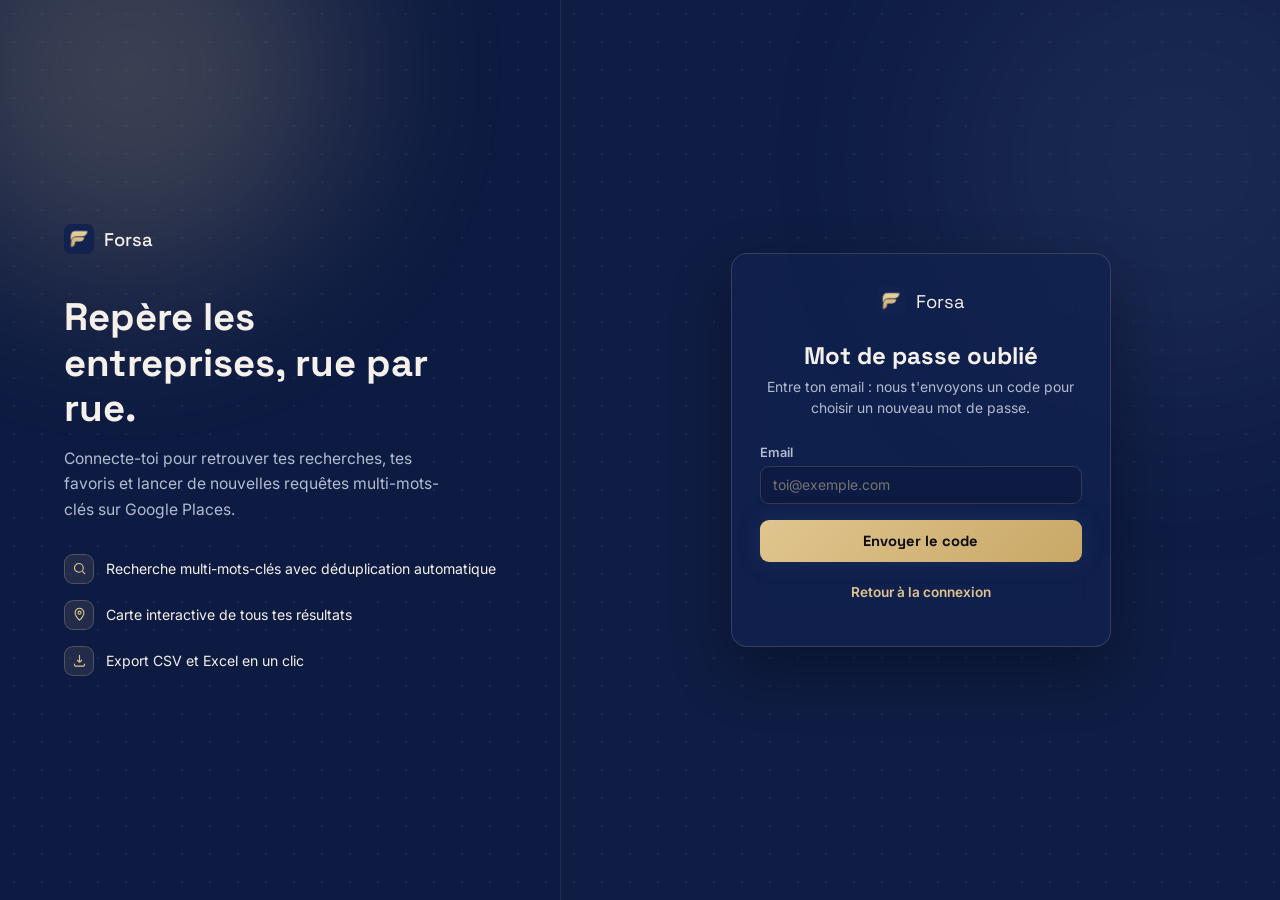
<file: public/forgot-password.html>
<!DOCTYPE html>
<html lang="fr">
<head>
<meta charset="UTF-8">
<meta name="viewport" content="width=device-width, initial-scale=1">
<title>Mot de passe oublié — Forsa</title>
<link rel="icon" type="image/png" href="favicon.png">
<script>
  if (localStorage.getItem("places_finder_token")) {
    window.location.replace("index.html");
  }
</script>
<link rel="preconnect" href="https://fonts.googleapis.com">
<link rel="preconnect" href="https://fonts.gstatic.com" crossorigin>
<link href="https://fonts.googleapis.com/css2?family=Space+Grotesk:wght@500;700&family=Inter:wght@400;500;600&family=IBM+Plex+Mono:wght@400;500&display=swap" rel="stylesheet">
<link rel="stylesheet" href="style.css">
</head>
<body>
  <div class="glow glow-cyan" aria-hidden="true"></div>
  <div class="glow glow-violet" aria-hidden="true"></div>

  <div class="auth-shell">
    <div class="auth-brand">
      <div class="mark">
        <img src="forsa-icon.png" alt="" class="mark-logo" width="30" height="30">
        Forsa
      </div>
      <h2>Repère les entreprises, rue par rue.</h2>
      <p>Connecte-toi pour retrouver tes recherches, tes favoris et lancer de nouvelles requêtes multi-mots-clés sur Google Places.</p>
      <ul class="auth-feature-list">
        <li>
          <span class="feature-icon"><svg width="15" height="15" viewBox="0 0 24 24" fill="none" stroke="currentColor" stroke-width="1.8"><circle cx="11" cy="11" r="7"/><path d="m21 21-4.3-4.3"/></svg></span>
          Recherche multi-mots-clés avec déduplication automatique
        </li>
        <li>
          <span class="feature-icon"><svg width="15" height="15" viewBox="0 0 24 24" fill="none" stroke="currentColor" stroke-width="1.8"><path d="M12 21s7-6.5 7-12a7 7 0 1 0-14 0c0 5.5 7 12 7 12Z"/><circle cx="12" cy="9" r="2.4"/></svg></span>
          Carte interactive de tous tes résultats
        </li>
        <li>
          <span class="feature-icon"><svg width="15" height="15" viewBox="0 0 24 24" fill="none" stroke="currentColor" stroke-width="1.8"><path d="M12 3v12m0 0-4-4m4 4 4-4M4 17v2a2 2 0 0 0 2 2h12a2 2 0 0 0 2-2v-2"/></svg></span>
          Export CSV et Excel en un clic
        </li>
      </ul>
    </div>

    <div class="auth-panel">
      <div class="auth-card">
        <div class="auth-mark">
          <img src="forsa-icon.png" alt="" class="mark-logo" width="30" height="30">
          Forsa
        </div>

        <h1 class="auth-title">Mot de passe oublié</h1>
        <p class="auth-subtitle" id="subtitle">Entre ton email : nous t'envoyons un code pour choisir un nouveau mot de passe.</p>

        <form class="auth-form" id="email-form" novalidate>
          <div class="auth-field">
            <label for="email">Email</label>
            <input id="email" type="email" required autocomplete="email" placeholder="toi@exemple.com">
          </div>

          <div id="error-1" class="auth-error" hidden></div>

          <button type="submit" class="auth-submit" id="send-btn">
            <span class="btn-label">Envoyer le code</span>
          </button>
        </form>

        <form class="auth-form" id="reset-form" novalidate hidden>
          <div class="auth-field">
            <label for="code">Code reçu par email</label>
            <input id="code" class="auth-code-input" type="text" inputmode="numeric" autocomplete="one-time-code" maxlength="6" placeholder="000000" required>
          </div>
          <div class="auth-field">
            <label for="new-password">Nouveau mot de passe</label>
            <input id="new-password" type="password" required minlength="6" autocomplete="new-password" placeholder="6 caractères minimum">
          </div>
          <div class="auth-field">
            <label for="confirm-password">Confirme le mot de passe</label>
            <input id="confirm-password" type="password" required minlength="6" autocomplete="new-password" placeholder="Répète le mot de passe">
          </div>

          <div id="error-2" class="auth-error" hidden></div>
          <div id="success-2" class="auth-success" hidden></div>

          <button type="submit" class="auth-submit" id="reset-btn">
            <span class="btn-label">Changer mon mot de passe</span>
          </button>

          <p class="auth-switch" style="margin-top:0">
            <button type="button" class="auth-link-btn" id="resend-btn">Renvoyer le code</button>
            &nbsp;·&nbsp;
            <button type="button" class="auth-link-btn" id="change-email-btn">Changer d'email</button>
          </p>
        </form>

        <p class="auth-switch"><a href="login.html">Retour à la connexion</a></p>
      </div>
    </div>
  </div>

  <script src="auth.js"></script>
  <script>
    const emailForm = document.getElementById("email-form");
    const resetForm = document.getElementById("reset-form");
    const subtitle = document.getElementById("subtitle");
    const emailInput = document.getElementById("email");
    const codeInput = document.getElementById("code");
    const sendBtn = document.getElementById("send-btn");
    const resetBtn = document.getElementById("reset-btn");
    const resendBtn = document.getElementById("resend-btn");
    const error1 = document.getElementById("error-1");
    const error2 = document.getElementById("error-2");
    const success2 = document.getElementById("success-2");
    let currentEmail = "";

    function show(el, message) { el.textContent = message; el.hidden = false; }

    async function requestCode(email) {
      const response = await fetch("/api/auth/forgot-password", {
        method: "POST",
        headers: { "Content-Type": "application/json" },
        body: JSON.stringify({ email }),
      });
      const data = await response.json();
      if (!response.ok) throw new Error(pfErrorMessage(data, "Impossible d'envoyer le code."));
    }

    codeInput.addEventListener("input", () => {
      codeInput.value = codeInput.value.replace(/\D/g, "").slice(0, 6);
    });

    emailForm.addEventListener("submit", async (event) => {
      event.preventDefault();
      error1.hidden = true;
      const email = emailInput.value.trim();
      if (!email) { show(error1, "Entre ton adresse email."); return; }

      sendBtn.disabled = true;
      sendBtn.innerHTML = `<span class="spinner"></span><span class="btn-label">Envoi…</span>`;
      try {
        await requestCode(email);
        currentEmail = email;
        emailForm.hidden = true;
        resetForm.hidden = false;
        subtitle.textContent = "Si un compte existe avec " + email + ", un code à 6 chiffres vient d'être envoyé (valable 15 minutes).";
        pfStartResendCountdown(resendBtn, 60, "Renvoyer le code");
        codeInput.focus();
      } catch (err) {
        show(error1, err.message);
      }
      sendBtn.disabled = false;
      sendBtn.innerHTML = `<span class="btn-label">Envoyer le code</span>`;
    });

    resendBtn.addEventListener("click", async () => {
      error2.hidden = true;
      try {
        await requestCode(currentEmail);
        success2.textContent = "Un nouveau code vient d'être envoyé.";
        success2.hidden = false;
      } catch (err) {
        show(error2, err.message);
      }
      pfStartResendCountdown(resendBtn, 60, "Renvoyer le code");
    });

    document.getElementById("change-email-btn").addEventListener("click", () => {
      resetForm.hidden = true;
      emailForm.hidden = false;
      error2.hidden = true;
      success2.hidden = true;
      subtitle.textContent = "Entre ton email : nous t'envoyons un code pour choisir un nouveau mot de passe.";
    });

    resetForm.addEventListener("submit", async (event) => {
      event.preventDefault();
      error2.hidden = true;
      success2.hidden = true;

      const code = codeInput.value.trim();
      const newPassword = document.getElementById("new-password").value;
      const confirmPassword = document.getElementById("confirm-password").value;

      if (code.length !== 6) { show(error2, "Entre le code à 6 chiffres."); return; }
      if (newPassword.length < 6) { show(error2, "Le mot de passe doit contenir au moins 6 caractères."); return; }
      if (newPassword !== confirmPassword) { show(error2, "Les deux mots de passe ne correspondent pas."); return; }

      resetBtn.disabled = true;
      resetBtn.innerHTML = `<span class="spinner"></span><span class="btn-label">Enregistrement…</span>`;
      try {
        const response = await fetch("/api/auth/reset-password", {
          method: "POST",
          headers: { "Content-Type": "application/json" },
          body: JSON.stringify({ email: currentEmail, code, new_password: newPassword }),
        });
        const data = await response.json();
        if (!response.ok) throw new Error(pfErrorMessage(data, "Échec de la réinitialisation."));

        success2.textContent = "Mot de passe modifié ! Redirection vers la connexion…";
        success2.hidden = false;
        setTimeout(() => { window.location.href = "login.html"; }, 1800);
      } catch (err) {
        show(error2, err.message);
        resetBtn.disabled = false;
        resetBtn.innerHTML = `<span class="btn-label">Changer mon mot de passe</span>`;
      }
    });
  </script>
</body>
</html>
</file>
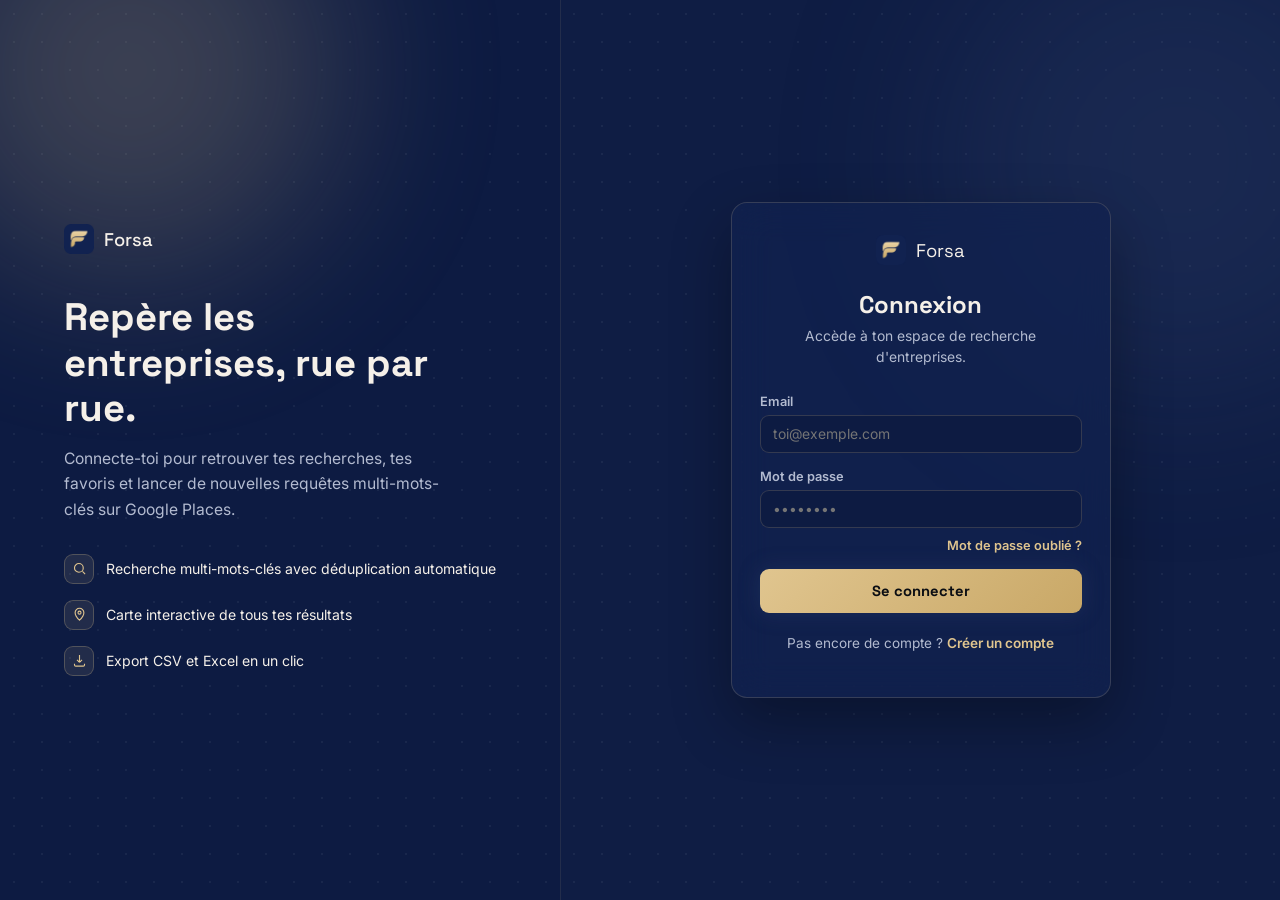
<file: public/login.html>
<!DOCTYPE html>
<html lang="fr">
<head>
<meta charset="UTF-8">
<meta name="viewport" content="width=device-width, initial-scale=1">
<title>Connexion — Forsa</title>
<link rel="icon" type="image/png" href="favicon.png">
<script>
  if (localStorage.getItem("places_finder_token")) {
    window.location.replace("index.html");
  }
</script>
<link rel="preconnect" href="https://fonts.googleapis.com">
<link rel="preconnect" href="https://fonts.gstatic.com" crossorigin>
<link href="https://fonts.googleapis.com/css2?family=Space+Grotesk:wght@500;700&family=Inter:wght@400;500;600&family=IBM+Plex+Mono:wght@400;500&display=swap" rel="stylesheet">
<link rel="stylesheet" href="style.css">
</head>
<body>
  <div class="glow glow-cyan" aria-hidden="true"></div>
  <div class="glow glow-violet" aria-hidden="true"></div>

  <div class="auth-shell">
    <div class="auth-brand">
      <div class="mark">
        <img src="forsa-icon.png" alt="" class="mark-logo" width="30" height="30">
        Forsa
      </div>
      <h2>Repère les entreprises, rue par rue.</h2>
      <p>Connecte-toi pour retrouver tes recherches, tes favoris et lancer de nouvelles requêtes multi-mots-clés sur Google Places.</p>
      <ul class="auth-feature-list">
        <li>
          <span class="feature-icon"><svg width="15" height="15" viewBox="0 0 24 24" fill="none" stroke="currentColor" stroke-width="1.8"><circle cx="11" cy="11" r="7"/><path d="m21 21-4.3-4.3"/></svg></span>
          Recherche multi-mots-clés avec déduplication automatique
        </li>
        <li>
          <span class="feature-icon"><svg width="15" height="15" viewBox="0 0 24 24" fill="none" stroke="currentColor" stroke-width="1.8"><path d="M12 21s7-6.5 7-12a7 7 0 1 0-14 0c0 5.5 7 12 7 12Z"/><circle cx="12" cy="9" r="2.4"/></svg></span>
          Carte interactive de tous tes résultats
        </li>
        <li>
          <span class="feature-icon"><svg width="15" height="15" viewBox="0 0 24 24" fill="none" stroke="currentColor" stroke-width="1.8"><path d="M12 3v12m0 0-4-4m4 4 4-4M4 17v2a2 2 0 0 0 2 2h12a2 2 0 0 0 2-2v-2"/></svg></span>
          Export CSV et Excel en un clic
        </li>
      </ul>
    </div>

    <div class="auth-panel">
      <div class="auth-card">
        <div class="auth-mark">
          <img src="forsa-icon.png" alt="" class="mark-logo" width="30" height="30">
          Forsa
        </div>

        <h1 class="auth-title">Connexion</h1>
        <p class="auth-subtitle">Accède à ton espace de recherche d'entreprises.</p>

        <form class="auth-form" id="login-form" novalidate>
          <div class="auth-field">
            <label for="email">Email</label>
            <input id="email" type="email" required autocomplete="email" placeholder="toi@exemple.com">
          </div>
          <div class="auth-field">
            <label for="password">Mot de passe</label>
            <input id="password" type="password" required autocomplete="current-password" placeholder="••••••••">
          </div>

          <a class="auth-forgot" href="forgot-password.html">Mot de passe oublié ?</a>

          <div id="auth-error" class="auth-error" hidden></div>

          <button type="submit" class="auth-submit" id="submit-btn">
            <span class="btn-label">Se connecter</span>
          </button>
        </form>

        <p class="auth-switch">Pas encore de compte ? <a href="signup.html">Créer un compte</a></p>
      </div>
    </div>
  </div>

  <script src="auth.js"></script>
  <script>
    const form = document.getElementById("login-form");
    const errorEl = document.getElementById("auth-error");
    const submitBtn = document.getElementById("submit-btn");

    function showError(message) {
      errorEl.textContent = message;
      errorEl.hidden = false;
    }

    form.addEventListener("submit", async (event) => {
      event.preventDefault();
      errorEl.hidden = true;

      const email = document.getElementById("email").value.trim();
      const password = document.getElementById("password").value;

      submitBtn.disabled = true;
      submitBtn.innerHTML = `<span class="spinner"></span><span class="btn-label">Connexion…</span>`;

      try {
        const response = await fetch("/api/auth/login", {
          method: "POST",
          headers: { "Content-Type": "application/json" },
          body: JSON.stringify({ email, password }),
        });
        const data = await response.json();

        if (response.status === 403) {
          // Email pas encore vérifié : un nouveau code vient d'être envoyé.
          window.location.href = "verify-email.html?email=" + encodeURIComponent(email);
          return;
        }
        if (!response.ok) {
          throw new Error(pfErrorMessage(data, "Échec de la connexion."));
        }

        pfSaveSession(data.token, data.user);
        window.location.href = "index.html";
      } catch (err) {
        showError(err.message);
        submitBtn.disabled = false;
        submitBtn.innerHTML = `<span class="btn-label">Se connecter</span>`;
      }
    });
  </script>
</body>
</html>
</file>
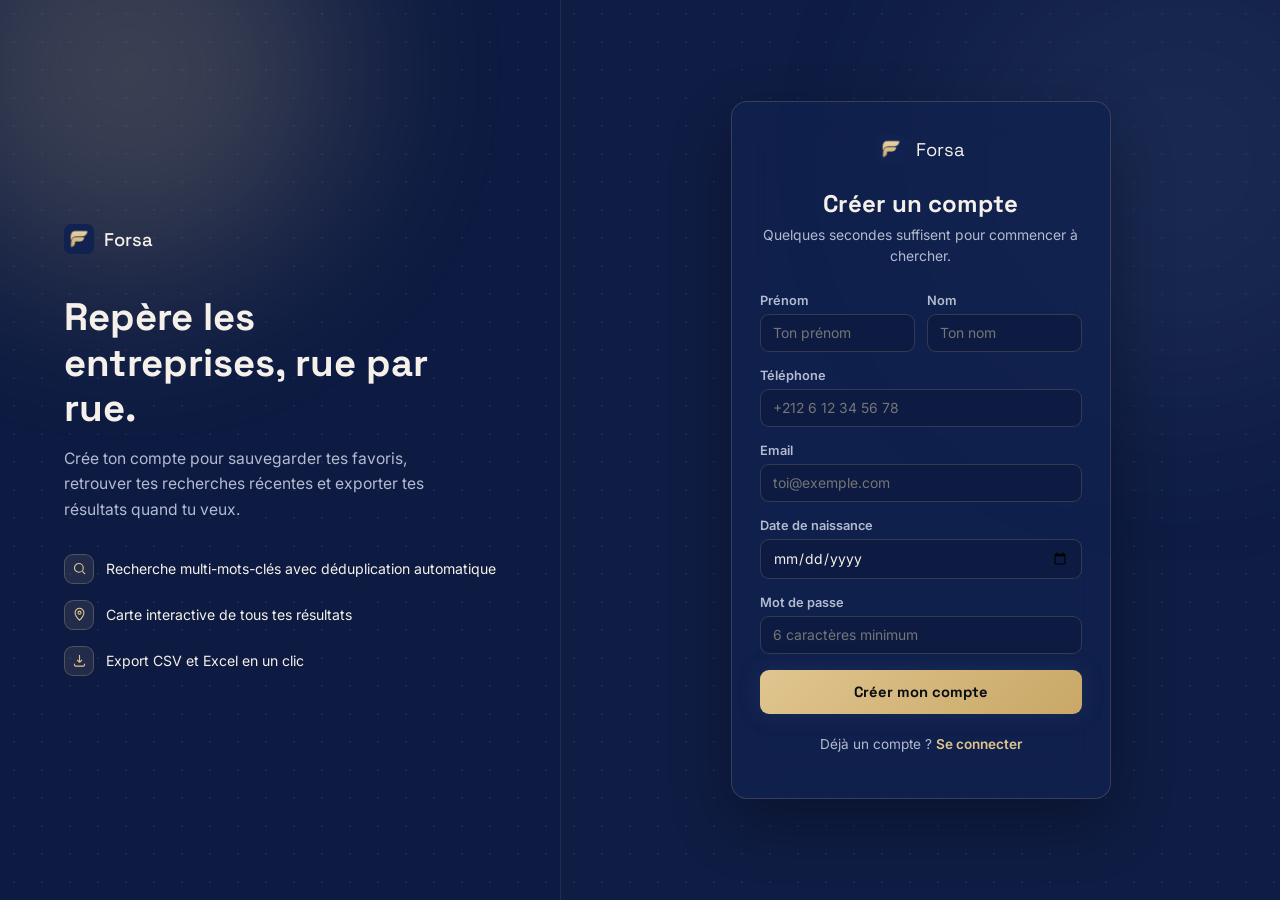
<file: public/signup.html>
<!DOCTYPE html>
<html lang="fr">
<head>
<meta charset="UTF-8">
<meta name="viewport" content="width=device-width, initial-scale=1">
<title>Créer un compte — Forsa</title>
<link rel="icon" type="image/png" href="favicon.png">
<script>
  if (localStorage.getItem("places_finder_token")) {
    window.location.replace("index.html");
  }
</script>
<link rel="preconnect" href="https://fonts.googleapis.com">
<link rel="preconnect" href="https://fonts.gstatic.com" crossorigin>
<link href="https://fonts.googleapis.com/css2?family=Space+Grotesk:wght@500;700&family=Inter:wght@400;500;600&family=IBM+Plex+Mono:wght@400;500&display=swap" rel="stylesheet">
<link rel="stylesheet" href="style.css">
</head>
<body>
  <div class="glow glow-cyan" aria-hidden="true"></div>
  <div class="glow glow-violet" aria-hidden="true"></div>

  <div class="auth-shell">
    <div class="auth-brand">
      <div class="mark">
        <img src="forsa-icon.png" alt="" class="mark-logo" width="30" height="30">
        Forsa
      </div>
      <h2>Repère les entreprises, rue par rue.</h2>
      <p>Crée ton compte pour sauvegarder tes favoris, retrouver tes recherches récentes et exporter tes résultats quand tu veux.</p>
      <ul class="auth-feature-list">
        <li>
          <span class="feature-icon"><svg width="15" height="15" viewBox="0 0 24 24" fill="none" stroke="currentColor" stroke-width="1.8"><circle cx="11" cy="11" r="7"/><path d="m21 21-4.3-4.3"/></svg></span>
          Recherche multi-mots-clés avec déduplication automatique
        </li>
        <li>
          <span class="feature-icon"><svg width="15" height="15" viewBox="0 0 24 24" fill="none" stroke="currentColor" stroke-width="1.8"><path d="M12 21s7-6.5 7-12a7 7 0 1 0-14 0c0 5.5 7 12 7 12Z"/><circle cx="12" cy="9" r="2.4"/></svg></span>
          Carte interactive de tous tes résultats
        </li>
        <li>
          <span class="feature-icon"><svg width="15" height="15" viewBox="0 0 24 24" fill="none" stroke="currentColor" stroke-width="1.8"><path d="M12 3v12m0 0-4-4m4 4 4-4M4 17v2a2 2 0 0 0 2 2h12a2 2 0 0 0 2-2v-2"/></svg></span>
          Export CSV et Excel en un clic
        </li>
      </ul>
    </div>

    <div class="auth-panel">
      <div class="auth-card">
        <div class="auth-mark">
          <img src="forsa-icon.png" alt="" class="mark-logo" width="30" height="30">
          Forsa
        </div>

        <h1 class="auth-title">Créer un compte</h1>
        <p class="auth-subtitle">Quelques secondes suffisent pour commencer à chercher.</p>

        <form class="auth-form" id="signup-form" novalidate>
          <div class="auth-row">
            <div class="auth-field">
              <label for="first_name">Prénom</label>
              <input id="first_name" type="text" required autocomplete="given-name" placeholder="Ton prénom" maxlength="60">
            </div>
            <div class="auth-field">
              <label for="last_name">Nom</label>
              <input id="last_name" type="text" required autocomplete="family-name" placeholder="Ton nom" maxlength="60">
            </div>
          </div>
          <div class="auth-field">
            <label for="phone">Téléphone</label>
            <input id="phone" type="tel" required autocomplete="tel" placeholder="+212 6 12 34 56 78" maxlength="25">
          </div>
          <div class="auth-field">
            <label for="email">Email</label>
            <input id="email" type="email" required autocomplete="email" placeholder="toi@exemple.com">
          </div>
          <div class="auth-field">
            <label for="birth_date">Date de naissance</label>
            <input id="birth_date" type="date" required autocomplete="bday" min="1900-01-01">
          </div>
          <div class="auth-field">
            <label for="password">Mot de passe</label>
            <input id="password" type="password" required minlength="6" autocomplete="new-password" placeholder="6 caractères minimum">
          </div>

          <div id="auth-error" class="auth-error" hidden></div>

          <button type="submit" class="auth-submit" id="submit-btn">
            <span class="btn-label">Créer mon compte</span>
          </button>
        </form>

        <p class="auth-switch">Déjà un compte ? <a href="login.html">Se connecter</a></p>
      </div>
    </div>
  </div>

  <script src="auth.js"></script>
  <script>
    const form = document.getElementById("signup-form");
    const errorEl = document.getElementById("auth-error");
    const submitBtn = document.getElementById("submit-btn");

    function showError(message) {
      errorEl.textContent = message;
      errorEl.hidden = false;
    }

    form.addEventListener("submit", async (event) => {
      event.preventDefault();
      errorEl.hidden = true;

      const first_name = document.getElementById("first_name").value.trim();
      const last_name = document.getElementById("last_name").value.trim();
      const phone = document.getElementById("phone").value.trim();
      const email = document.getElementById("email").value.trim();
      const birth_date = document.getElementById("birth_date").value;
      const password = document.getElementById("password").value;

      if (!first_name || !last_name || !phone || !email || !birth_date || !password) {
        showError("Merci de remplir tous les champs.");
        return;
      }
      if (birth_date > new Date().toISOString().slice(0, 10)) {
        showError("La date de naissance ne peut pas être dans le futur.");
        return;
      }
      if (password.length < 6) {
        showError("Le mot de passe doit contenir au moins 6 caractères.");
        return;
      }

      submitBtn.disabled = true;
      submitBtn.innerHTML = `<span class="spinner"></span><span class="btn-label">Création…</span>`;

      try {
        const response = await fetch("/api/auth/signup", {
          method: "POST",
          headers: { "Content-Type": "application/json" },
          body: JSON.stringify({ first_name, last_name, phone, email, birth_date, password }),
        });
        const data = await response.json();

        if (!response.ok) {
          // FastAPI renvoie une liste d'erreurs de validation (422) ou un simple texte.
          let message = "Échec de la création du compte.";
          if (typeof data.detail === "string") {
            message = data.detail;
          } else if (Array.isArray(data.detail) && data.detail.length) {
            message = String(data.detail[0].msg || message).replace(/^Value error, /, "");
          }
          throw new Error(message);
        }

        // Le compte est créé mais inactif : on passe à la saisie du code reçu par email.
        window.location.href = "verify-email.html?email=" + encodeURIComponent(data.email || email);
      } catch (err) {
        showError(err.message);
        submitBtn.disabled = false;
        submitBtn.innerHTML = `<span class="btn-label">Créer mon compte</span>`;
      }
    });
  </script>
</body>
</html>
</file>
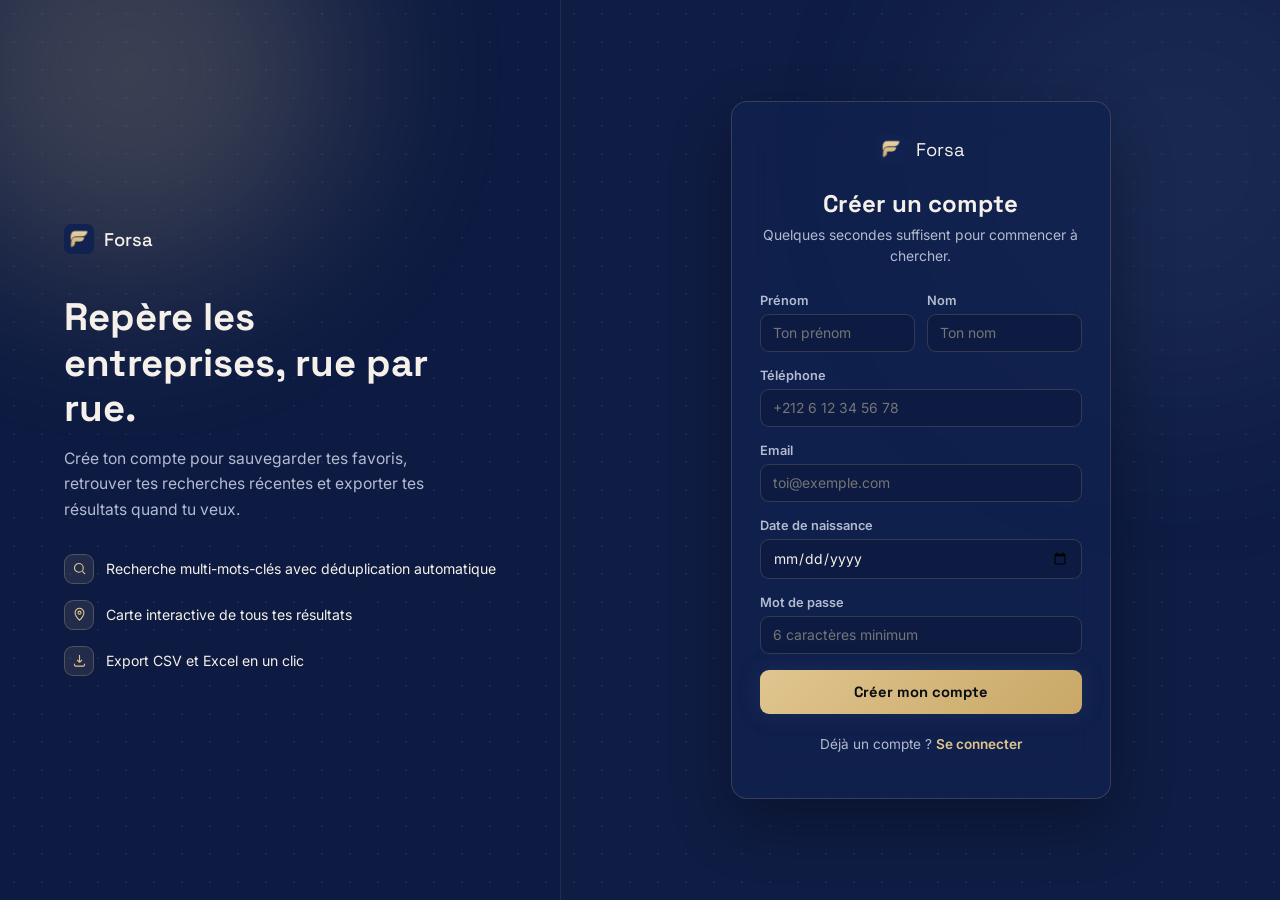
<file: public/verify-email.html>
<!DOCTYPE html>
<html lang="fr">
<head>
<meta charset="UTF-8">
<meta name="viewport" content="width=device-width, initial-scale=1">
<title>Vérification de l'email — Forsa</title>
<link rel="icon" type="image/png" href="favicon.png">
<script>
  if (localStorage.getItem("places_finder_token")) {
    window.location.replace("index.html");
  }
</script>
<link rel="preconnect" href="https://fonts.googleapis.com">
<link rel="preconnect" href="https://fonts.gstatic.com" crossorigin>
<link href="https://fonts.googleapis.com/css2?family=Space+Grotesk:wght@500;700&family=Inter:wght@400;500;600&family=IBM+Plex+Mono:wght@400;500&display=swap" rel="stylesheet">
<link rel="stylesheet" href="style.css">
</head>
<body>
  <div class="glow glow-cyan" aria-hidden="true"></div>
  <div class="glow glow-violet" aria-hidden="true"></div>

  <div class="auth-shell">
    <div class="auth-brand">
      <div class="mark">
        <img src="forsa-icon.png" alt="" class="mark-logo" width="30" height="30">
        Forsa
      </div>
      <h2>Repère les entreprises, rue par rue.</h2>
      <p>Connecte-toi pour retrouver tes recherches, tes favoris et lancer de nouvelles requêtes multi-mots-clés sur Google Places.</p>
      <ul class="auth-feature-list">
        <li>
          <span class="feature-icon"><svg width="15" height="15" viewBox="0 0 24 24" fill="none" stroke="currentColor" stroke-width="1.8"><circle cx="11" cy="11" r="7"/><path d="m21 21-4.3-4.3"/></svg></span>
          Recherche multi-mots-clés avec déduplication automatique
        </li>
        <li>
          <span class="feature-icon"><svg width="15" height="15" viewBox="0 0 24 24" fill="none" stroke="currentColor" stroke-width="1.8"><path d="M12 21s7-6.5 7-12a7 7 0 1 0-14 0c0 5.5 7 12 7 12Z"/><circle cx="12" cy="9" r="2.4"/></svg></span>
          Carte interactive de tous tes résultats
        </li>
        <li>
          <span class="feature-icon"><svg width="15" height="15" viewBox="0 0 24 24" fill="none" stroke="currentColor" stroke-width="1.8"><path d="M12 3v12m0 0-4-4m4 4 4-4M4 17v2a2 2 0 0 0 2 2h12a2 2 0 0 0 2-2v-2"/></svg></span>
          Export CSV et Excel en un clic
        </li>
      </ul>
    </div>

    <div class="auth-panel">
      <div class="auth-card">
        <div class="auth-mark">
          <img src="forsa-icon.png" alt="" class="mark-logo" width="30" height="30">
          Forsa
        </div>

        <h1 class="auth-title">Vérifie ton email</h1>
        <p class="auth-subtitle">Nous avons envoyé un code à 6 chiffres à <strong id="email-display"></strong>. Il est valable 15 minutes.</p>

        <form class="auth-form" id="verify-form" novalidate>
          <div class="auth-field">
            <label for="code">Code de vérification</label>
            <input id="code" class="auth-code-input" type="text" inputmode="numeric" autocomplete="one-time-code" maxlength="6" placeholder="000000" required>
          </div>

          <div id="auth-error" class="auth-error" hidden></div>
          <div id="auth-info" class="auth-success" hidden></div>

          <button type="submit" class="auth-submit" id="submit-btn">
            <span class="btn-label">Valider mon compte</span>
          </button>
        </form>

        <p class="auth-switch">Pas reçu ? <button type="button" class="auth-link-btn" id="resend-btn">Renvoyer le code</button></p>
        <p class="auth-switch"><a href="login.html">Retour à la connexion</a></p>
      </div>
    </div>
  </div>

  <script src="auth.js"></script>
  <script>
    const params = new URLSearchParams(window.location.search);
    const email = (params.get("email") || "").trim();
    if (!email) window.location.replace("signup.html");

    const form = document.getElementById("verify-form");
    const codeInput = document.getElementById("code");
    const errorEl = document.getElementById("auth-error");
    const infoEl = document.getElementById("auth-info");
    const submitBtn = document.getElementById("submit-btn");
    const resendBtn = document.getElementById("resend-btn");
    document.getElementById("email-display").textContent = email;

    function showError(message) { infoEl.hidden = true; errorEl.textContent = message; errorEl.hidden = false; }
    function showInfo(message) { errorEl.hidden = true; infoEl.textContent = message; infoEl.hidden = false; }

    // Un code vient d'être envoyé (inscription ou connexion) : on attend avant d'autoriser un renvoi.
    pfStartResendCountdown(resendBtn, 60, "Renvoyer le code");

    codeInput.addEventListener("input", () => {
      codeInput.value = codeInput.value.replace(/\D/g, "").slice(0, 6);
    });

    resendBtn.addEventListener("click", async () => {
      try {
        await fetch("/api/auth/resend-code", {
          method: "POST",
          headers: { "Content-Type": "application/json" },
          body: JSON.stringify({ email }),
        });
        showInfo("Un nouveau code vient d'être envoyé.");
      } catch {
        showError("Impossible de contacter le serveur.");
      }
      pfStartResendCountdown(resendBtn, 60, "Renvoyer le code");
    });

    form.addEventListener("submit", async (event) => {
      event.preventDefault();
      errorEl.hidden = true;
      const code = codeInput.value.trim();
      if (code.length !== 6) {
        showError("Entre le code à 6 chiffres.");
        return;
      }

      submitBtn.disabled = true;
      submitBtn.innerHTML = `<span class="spinner"></span><span class="btn-label">Vérification…</span>`;

      try {
        const response = await fetch("/api/auth/verify-email", {
          method: "POST",
          headers: { "Content-Type": "application/json" },
          body: JSON.stringify({ email, code }),
        });
        const data = await response.json();
        if (!response.ok) {
          throw new Error(pfErrorMessage(data, "Échec de la vérification."));
        }
        pfSaveSession(data.token, data.user);
        window.location.href = "index.html";
      } catch (err) {
        showError(err.message);
        submitBtn.disabled = false;
        submitBtn.innerHTML = `<span class="btn-label">Valider mon compte</span>`;
      }
    });
  </script>
</body>
</html>
</file>
<file: public/style.css>
:root {
  --bg-deep: #0D1B42;
  --bg-panel: rgba(17, 34, 80, 0.72);
  --bg-panel-solid: #112250;
  --bg-input: #0D1B42;
  --border: rgba(224, 197, 143, 0.18);
  --border-soft: rgba(224, 197, 143, 0.09);
  --cyan: #E0C58F;
  --violet: #3C507D;
  --text-primary: #F5F0E9;
  --text-soft: #B3BBD0;
  --text-dim: #7C88A8;
  --good: #3ED598;
  --bad: #FF6B5E;
  --gradient: linear-gradient(135deg, #E0C58F, #C9A867);
  --radius: 16px;
  --radius-sm: 9px;

  /* Spacing scale (8px rhythm) */
  --space-1: 4px;
  --space-2: 8px;
  --space-3: 16px;
  --space-4: 24px;
  --space-5: 32px;

  /* Motion: compositor-only (transform / opacity) */
  --ease: cubic-bezier(0.16, 1, 0.3, 1);
  --dur: 200ms;
  --lift-shadow: 0 8px 20px rgba(0, 0, 0, 0.28);
}

* { box-sizing: border-box; }

@media (prefers-reduced-motion: reduce) {
  * { animation-duration: 0.001ms !important; transition-duration: 0.001ms !important; }
}

body {
  margin: 0;
  background: var(--bg-deep);
  background-image: radial-gradient(rgba(255,255,255,0.05) 1px, transparent 1px);
  background-size: 28px 28px;
  color: var(--text-primary);
  font-family: "Inter", -apple-system, BlinkMacSystemFont, "Segoe UI", sans-serif;
  min-height: 100vh;
  position: relative;
  overflow-x: hidden;
}

body.theme-light { background-image: radial-gradient(rgba(10,13,18,0.06) 1px, transparent 1px); }

h1, .mark { font-family: "Space Grotesk", sans-serif; }

.glow {
  position: fixed;
  border-radius: 50%;
  filter: blur(90px);
  opacity: 0.22;
  pointer-events: none;
  z-index: 0;
}
.glow-cyan { width: 420px; height: 420px; background: var(--cyan); top: -140px; left: -80px; }
.glow-violet { width: 480px; height: 480px; background: var(--violet); top: -80px; right: -140px; }

.shell {
  position: relative;
  z-index: 1;
  max-width: 1180px;
  margin: 0 auto;
  padding: 0 24px 72px;
}

/* NAV */
.nav {
  display: grid;
  grid-template-columns: 1fr minmax(0, 420px) 1fr;
  align-items: center;
  gap: 16px;
  padding: 16px 24px;
  position: sticky;
  top: 0;
  z-index: 40;
  margin: 0 -24px 12px;
  background: rgba(10, 13, 18, 0.55);
  backdrop-filter: blur(16px);
  -webkit-backdrop-filter: blur(16px);
  border-bottom: 1px solid var(--border-soft);
}

body.theme-light .nav { background: rgba(243, 244, 248, 0.7); }

.nav .status-pill { flex-shrink: 0; }

.nav-right {
  display: flex;
  align-items: center;
  gap: 12px;
  justify-self: end;
}

@media (max-width: 760px) {
  .nav { grid-template-columns: 1fr; justify-items: center; gap: 12px; }
  .nav-right { justify-self: center; }
}

.nav-search {
  position: relative;
  display: flex;
  align-items: center;
  width: 100%;
}

.nav-search-icon {
  position: absolute;
  left: 13px;
  color: var(--text-dim);
  pointer-events: none;
}

.nav-search input {
  width: 100%;
  background: var(--bg-input);
  border: 1px solid var(--border);
  color: var(--text-primary);
  border-radius: 999px;
  padding: 9px 34px 9px 36px;
  font-family: "Inter", sans-serif;
  font-size: 0.85rem;
  transition: border-color 0.15s ease, box-shadow 0.15s ease;
}

.nav-search input::placeholder { color: var(--text-dim); }

.nav-search input:focus {
  outline: none;
  border-color: var(--cyan);
  box-shadow: 0 0 0 3px rgba(224, 197, 143, 0.12);
}

#clear-search {
  position: absolute;
  right: 8px;
  width: 22px;
  height: 22px;
  border-radius: 50%;
  border: none;
  background: rgba(255,255,255,0.06);
  color: var(--text-soft);
  font-size: 0.95rem;
  line-height: 1;
  cursor: pointer;
  display: flex;
  align-items: center;
  justify-content: center;
}

#clear-search:hover { color: var(--text-primary); background: rgba(255,255,255,0.12); }

.mark {
  display: flex;
  align-items: center;
  gap: 10px;
  font-size: 1.1rem;
  font-weight: 500;
}

.mark-icon {
  width: 26px;
  height: 26px;
  border-radius: 8px;
  background: var(--gradient);
  display: inline-block;
}

.status-pill {
  display: flex;
  align-items: center;
  gap: 8px;
  padding: 8px 14px;
  border-radius: 999px;
  background: rgba(255,255,255,0.04);
  border: 1px solid var(--border);
  font-family: "IBM Plex Mono", monospace;
  font-size: 0.78rem;
  color: var(--text-soft);
}

.status-dot {
  width: 7px;
  height: 7px;
  border-radius: 50%;
  background: var(--cyan);
  box-shadow: 0 0 0 0 rgba(224, 197, 143, 0.6);
  animation: pulse 2.4s ease-out infinite;
}

@keyframes pulse {
  0% { box-shadow: 0 0 0 0 rgba(224, 197, 143, 0.5); }
  70% { box-shadow: 0 0 0 8px rgba(224, 197, 143, 0); }
  100% { box-shadow: 0 0 0 0 rgba(224, 197, 143, 0); }
}

/* HERO */
.hero {
  padding: 24px 0 44px;
}

.hero h1 {
  font-size: clamp(1.9rem, 3.4vw, 2.75rem);
  font-weight: 700;
  line-height: 1.15;
  margin: 0 0 14px;
  max-width: 18ch;
}

.hero p {
  color: var(--text-soft);
  font-size: 1rem;
  line-height: 1.65;
  max-width: 46ch;
  margin: 0 0 18px;
}

.feature-chips { display: flex; flex-wrap: wrap; gap: 10px; }

.feature-chip {
  display: inline-flex;
  align-items: center;
  gap: 7px;
  padding: 7px 14px;
  border-radius: 999px;
  background: rgba(255,255,255,0.03);
  border: 1px solid var(--border);
  font-size: 0.78rem;
  color: var(--text-soft);
}

.feature-chip svg { color: var(--cyan); flex-shrink: 0; }

.feature-strip {
  display: flex;
  flex-wrap: wrap;
  gap: 10px;
  list-style: none;
  margin: 4px 0 0;
  padding: 0;
}

.feature-strip li {
  display: inline-flex;
  align-items: center;
  gap: 7px;
  padding: 7px 14px;
  border-radius: 999px;
  background: rgba(255,255,255,0.03);
  border: 1px solid var(--border);
  font-size: 0.78rem;
  color: var(--text-soft);
}

.feature-strip svg { color: var(--cyan); flex-shrink: 0; }

.section-label {
  display: inline-flex;
  align-items: center;
  gap: 8px;
  font-family: "IBM Plex Mono", monospace;
  font-size: 0.72rem;
  letter-spacing: 0.03em;
  color: var(--text-dim);
  margin-bottom: 10px;
}

.section-label svg { color: var(--violet); }

/* LAYOUT */
.layout {
  display: grid;
  grid-template-columns: 340px minmax(0, 1fr);
  gap: 24px;
  align-items: start;
}

@media (max-width: 860px) {
  .layout { grid-template-columns: minmax(0, 1fr); }
}

.brief {
  background: var(--bg-panel);
  backdrop-filter: blur(18px);
  -webkit-backdrop-filter: blur(18px);
  border: 1px solid var(--border);
  border-radius: var(--radius);
  padding: 24px;
  position: sticky;
  top: 84px;
  display: flex;
  flex-direction: column;
  gap: 22px;
  box-shadow: 0 20px 50px rgba(0,0,0,0.28);
}

.step { display: flex; flex-direction: column; gap: 8px; }

.step-head {
  display: flex;
  align-items: center;
  gap: 10px;
}

.step-num {
  width: 20px;
  height: 20px;
  border-radius: 50%;
  background: var(--gradient);
  color: #0A0D12;
  font-family: "Space Grotesk", sans-serif;
  font-size: 0.68rem;
  font-weight: 700;
  display: flex;
  align-items: center;
  justify-content: center;
  flex-shrink: 0;
}

.step-head label {
  font-size: 0.86rem;
  font-weight: 600;
  color: var(--text-primary);
}

textarea, input, select {
  width: 100%;
  background: var(--bg-input);
  border: 1px solid var(--border);
  color: var(--text-primary);
  border-radius: var(--radius-sm);
  padding: 10px 12px;
  font-size: 0.87rem;
  font-family: "IBM Plex Mono", ui-monospace, monospace;
  resize: vertical;
}

select { font-family: "Inter", sans-serif; }

textarea::placeholder { color: var(--text-dim); }

textarea:focus, input:focus, select:focus, button:focus-visible {
  outline: 2px solid var(--cyan);
  outline-offset: 1px;
}

.hint {
  color: var(--text-dim);
  font-size: 0.76rem;
  line-height: 1.5;
  margin: 0;
}

.row { display: flex; gap: 10px; }
.row select { flex: 1.4; }
.row input { flex: 1; }

#submit-btn {
  width: 100%;
  background: var(--gradient);
  color: #0A0D12;
  border: none;
  border-radius: var(--radius-sm);
  padding: 13px 16px;
  font-family: "Space Grotesk", sans-serif;
  font-size: 0.92rem;
  font-weight: 700;
  cursor: pointer;
  display: flex;
  align-items: center;
  justify-content: center;
  gap: 8px;
  box-shadow: 0 0 22px rgba(60, 80, 125, 0.28);
}


#submit-btn:disabled {
  background: rgba(255,255,255,0.06);
  color: var(--text-dim);
  cursor: not-allowed;
  box-shadow: none;
}

.spinner {
  width: 14px;
  height: 14px;
  border: 2px solid rgba(10,13,18,0.35);
  border-top-color: #0A0D12;
  border-radius: 50%;
  animation: spin 0.7s linear infinite;
}

@keyframes spin { to { transform: rotate(360deg); } }

.status {
  font-size: 0.82rem;
  padding: 10px 12px;
  border-radius: var(--radius-sm);
  border: 1px solid var(--border);
  line-height: 1.5;
  background: var(--bg-input);
}

.status.error { border-color: var(--bad); color: var(--bad); }
.status.success { border-color: var(--good); color: var(--good); }

/* RESULTS */
.results-header {
  display: flex;
  align-items: center;
  justify-content: space-between;
  flex-wrap: wrap;
  gap: 16px;
  margin-bottom: 16px;
}

.stats { display: flex; gap: 32px; }

.stat { display: flex; flex-direction: column; }

.stat-value {
  font-family: "Space Grotesk", sans-serif;
  font-size: 1.7rem;
  font-weight: 700;
  line-height: 1;
  background: var(--gradient);
  -webkit-background-clip: text;
  background-clip: text;
  color: transparent;
}

.stat-label {
  font-family: "IBM Plex Mono", monospace;
  font-size: 0.72rem;
  color: var(--text-soft);
  margin-top: 5px;
}

.export-actions { display: flex; gap: 10px; }

.export-actions button {
  background: var(--bg-panel);
  border: 1px solid var(--border);
  color: var(--text-primary);
  border-radius: var(--radius-sm);
  padding: 8px 14px;
  font-size: 0.8rem;
  font-weight: 500;
  cursor: pointer;
}

.export-actions button:hover:not(:disabled) { border-color: var(--cyan); color: var(--cyan); }
.export-actions button:disabled { color: var(--text-dim); opacity: 0.6; cursor: not-allowed; }

/* VIEW TOGGLE (table / map) */
.view-toggle {
  display: inline-flex;
  background: var(--bg-input);
  border: 1px solid var(--border);
  border-radius: 999px;
  padding: 3px;
  margin-bottom: 14px;
}

.view-tab {
  border: none;
  background: none;
  color: var(--text-soft);
  font-family: "Inter", sans-serif;
  font-size: 0.8rem;
  font-weight: 600;
  padding: 7px 16px;
  border-radius: 999px;
  cursor: pointer;
}

.view-tab.active { background: var(--gradient); color: #0A0D12; }
body.theme-light .view-tab.active { color: #FFFFFF; }

/* SORTABLE HEADERS */
.th-sort {
  display: inline-flex;
  align-items: center;
  gap: 5px;
  background: none;
  border: none;
  color: inherit;
  font: inherit;
  padding: 0;
  cursor: pointer;
}

.th-sort:hover { color: var(--cyan); }

.sort-arrow {
  width: 8px;
  height: 8px;
  opacity: 0.3;
  position: relative;
}
.sort-arrow::before {
  content: "▲";
  font-size: 8px;
  position: absolute;
  top: -4px; left: -3px;
}

.th-sort.sort-asc .sort-arrow { opacity: 1; color: var(--cyan); }
.th-sort.sort-desc .sort-arrow { opacity: 1; color: var(--cyan); }
.th-sort.sort-desc .sort-arrow::before { content: "▼"; }

/* MAP VIEW */
.map-wrap {
  background: var(--bg-panel);
  backdrop-filter: blur(18px);
  -webkit-backdrop-filter: blur(18px);
  border: 1px solid var(--border);
  border-radius: var(--radius);
  overflow: hidden;
  position: relative;
  box-shadow: 0 20px 50px rgba(0,0,0,0.24);
}

#map { height: 460px; width: 100%; background: var(--bg-input); }

.map-empty {
  position: absolute;
  inset: 0;
  display: flex;
  background: var(--bg-panel);
  padding: 20px;
}

.map-empty[hidden] { display: none; }

.leaflet-popup-content-wrapper {
  background: var(--bg-panel-solid);
  color: var(--text-primary);
  border-radius: var(--radius-sm);
  border: 1px solid var(--border);
}
.leaflet-popup-tip { background: var(--bg-panel-solid); }
.leaflet-popup-content { font-family: "Inter", sans-serif; font-size: 0.82rem; margin: 12px 14px; }
.map-pin-cluster {
  background: var(--gradient);
  border-radius: 50%;
  color: #0A0D12;
  font-family: "Space Grotesk", sans-serif;
  font-weight: 700;
  display: flex;
  align-items: center;
  justify-content: center;
  box-shadow: 0 0 0 4px rgba(224, 197, 143, 0.18);
}
.map-pin {
  width: 26px;
  height: 26px;
  border-radius: 50% 50% 50% 0;
  transform: rotate(-45deg);
  background: var(--gradient);
  display: flex;
  align-items: center;
  justify-content: center;
  box-shadow: 0 3px 10px rgba(0,0,0,0.35);
}
.map-pin svg { transform: rotate(45deg); color: #0A0D12; }

.popup-name { font-weight: 700; margin: 0 0 4px; }
.popup-badge { margin-bottom: 6px; }
.popup-addr { color: var(--text-soft); margin: 0 0 8px; }
.popup-links { display: flex; gap: 8px; }
.popup-links a { color: var(--cyan); text-decoration: none; font-size: 0.78rem; font-weight: 600; }
.popup-links a:hover { text-decoration: underline; }

/* RECENT SEARCHES */
.recent-searches { display: flex; flex-direction: column; gap: 6px; }

.recent-label {
  font-size: 0.72rem;
  font-family: "IBM Plex Mono", monospace;
  color: var(--text-dim);
}

.recent-chips { display: flex; flex-wrap: wrap; gap: 6px; }

.recent-chip {
  background: var(--bg-input);
  border: 1px solid var(--border);
  color: var(--text-soft);
  border-radius: 999px;
  padding: 5px 12px;
  font-size: 0.74rem;
  cursor: pointer;
  max-width: 100%;
  overflow: hidden;
  text-overflow: ellipsis;
  white-space: nowrap;
}

.recent-chip:hover { border-color: var(--cyan); color: var(--cyan); }

.table-wrap {
  background: var(--bg-panel);
  backdrop-filter: blur(18px);
  -webkit-backdrop-filter: blur(18px);
  border: 1px solid var(--border);
  border-radius: var(--radius);
  overflow-x: auto;
  box-shadow: 0 20px 50px rgba(0,0,0,0.24);
}

table { width: 100%; border-collapse: collapse; font-size: 0.86rem; min-width: 780px; }

thead th {
  text-align: left;
  padding: 13px 16px;
  color: var(--text-soft);
  font-family: "IBM Plex Mono", monospace;
  font-weight: 500;
  font-size: 0.72rem;
  letter-spacing: 0.02em;
  background: var(--bg-input);
  border-bottom: 1px solid var(--border);
}

tbody td { padding: 13px 16px; border-bottom: 1px solid var(--border-soft); vertical-align: top; }
tbody tr:last-child td { border-bottom: none; }
tbody tr:hover { background: rgba(224, 197, 143, 0.04); }

tbody tr.row-in { animation: fade-up 0.35s ease both; }

@keyframes fade-up {
  from { opacity: 0; transform: translateY(4px); }
  to { opacity: 1; transform: translateY(0); }
}

.name-cell { font-weight: 600; }
.addr-cell { color: var(--text-soft); max-width: 240px; }
.mono { font-family: "IBM Plex Mono", ui-monospace, monospace; font-size: 0.82rem; color: var(--text-soft); }

.badge {
  display: inline-block;
  background: rgba(60, 80, 125, 0.14);
  color: #C4B2FF;
  border: 1px solid rgba(60, 80, 125, 0.35);
  border-radius: 999px;
  padding: 4px 11px;
  font-family: "IBM Plex Mono", monospace;
  font-size: 0.72rem;
  white-space: nowrap;
}

.rating { display: flex; align-items: center; gap: 6px; white-space: nowrap; font-family: "IBM Plex Mono", monospace; font-size: 0.82rem; }
.rating svg { color: #F2B33D; flex-shrink: 0; }
.rating .no-rating { color: var(--text-dim); }

.link-row { display: flex; gap: 8px; }

.icon-link {
  display: inline-flex;
  align-items: center;
  justify-content: center;
  width: 30px;
  height: 30px;
  border-radius: var(--radius-sm);
  background: rgba(255,255,255,0.03);
  border: 1px solid var(--border);
  color: var(--text-soft);
  text-decoration: none;
}

.icon-link:hover { border-color: var(--cyan); color: var(--cyan); background: rgba(224, 197, 143,0.06); }

/* Skeleton loading */
.skeleton-row td { padding: 15px 16px; }

.skeleton-bar {
  height: 12px;
  border-radius: 4px;
  background: linear-gradient(90deg, rgba(255,255,255,0.04) 25%, rgba(255,255,255,0.09) 37%, rgba(255,255,255,0.04) 63%);
  background-size: 400% 100%;
  animation: shimmer 1.4s ease infinite;
}

@keyframes shimmer {
  0% { background-position: 100% 50%; }
  100% { background-position: 0 50%; }
}

/* Empty state */
.empty-row td { padding: 54px 14px; }

.empty-state {
  display: flex;
  flex-direction: column;
  align-items: center;
  text-align: center;
  gap: 12px;
  color: var(--text-dim);
}

.empty-icon {
  width: 34px;
  height: 34px;
  border-radius: 50%;
  border: 1.5px dashed var(--border);
  position: relative;
}
.empty-icon::after {
  content: "";
  position: absolute;
  inset: 10px;
  border-radius: 50%;
  background: var(--gradient);
  opacity: 0.5;
}

.empty-state p { margin: 0; font-size: 0.88rem; line-height: 1.5; }

/* CHARTS */
.charts-section { margin-top: 24px; }

.charts-header { margin-bottom: 16px; }

.charts-header h2 {
  font-family: "Space Grotesk", sans-serif;
  font-size: 1.05rem;
  margin: 0 0 4px;
}

.charts-header .hint { margin: 0; }

.charts-grid {
  display: grid;
  grid-template-columns: 1fr 1fr;
  gap: 16px;
}

@media (max-width: 640px) {
  .charts-grid { grid-template-columns: 1fr; }
}

.chart-card {
  background: var(--bg-panel);
  backdrop-filter: blur(18px);
  -webkit-backdrop-filter: blur(18px);
  border: 1px solid var(--border);
  border-radius: var(--radius);
  padding: 18px;
  box-shadow: 0 16px 40px rgba(0,0,0,0.22);
}

.chart-card-wide { grid-column: 1 / -1; }

.chart-card h3 {
  font-family: "Space Grotesk", sans-serif;
  font-size: 0.86rem;
  font-weight: 600;
  margin: 0 0 14px;
  color: var(--text-primary);
}

.chart-canvas-wrap { position: relative; height: 240px; }

.charts-empty {
  background: var(--bg-panel);
  border: 1px solid var(--border);
  border-radius: var(--radius);
  padding: 40px 14px;
}

/* ACCOUNT MENU */
.menu-wrap { position: relative; }

.avatar {
  width: 34px;
  height: 34px;
  border-radius: 50%;
  background: var(--gradient);
  color: #0A0D12;
  display: flex;
  align-items: center;
  justify-content: center;
  font-family: "Space Grotesk", sans-serif;
  font-size: 0.78rem;
  font-weight: 700;
  letter-spacing: 0.02em;
  text-transform: uppercase;
  flex-shrink: 0;
}

.avatar-lg { width: 52px; height: 52px; font-size: 1.05rem; }

.menu-trigger {
  border: 1px solid var(--border);
  background: rgba(255,255,255,0.03);
  border-radius: 50%;
  padding: 2px;
  cursor: pointer;
  display: flex;
}
.menu-trigger:hover { border-color: var(--cyan); }

.menu-dropdown {
  position: absolute;
  top: calc(100% + 12px);
  right: 0;
  width: 268px;
  background: var(--bg-panel-solid);
  border: 1px solid var(--border);
  border-radius: var(--radius);
  box-shadow: 0 18px 40px rgba(0,0,0,0.45);
  padding: 8px;
  z-index: 60;
  animation: menu-in 0.16s ease both;
}

@keyframes menu-in {
  from { opacity: 0; transform: translateY(-6px); }
  to { opacity: 1; transform: translateY(0); }
}

.menu-item {
  width: 100%;
  display: flex;
  align-items: center;
  gap: 10px;
  background: none;
  border: none;
  color: var(--text-primary);
  font-family: "Inter", sans-serif;
  font-size: 0.87rem;
  padding: 10px 10px;
  border-radius: var(--radius-sm);
  cursor: pointer;
  text-align: left;
}

.menu-item svg { color: var(--text-soft); flex-shrink: 0; }
.menu-item:hover { background: rgba(255,255,255,0.05); }
.menu-item:hover svg { color: var(--cyan); }
.menu-item.active { background: rgba(224, 197, 143, 0.08); color: var(--cyan); }
.menu-item.active svg { color: var(--cyan); }

.menu-badge {
  margin-left: auto;
  background: rgba(60, 80, 125, 0.16);
  color: #C4B2FF;
  border-radius: 999px;
  font-family: "IBM Plex Mono", monospace;
  font-size: 0.68rem;
  padding: 2px 8px;
}

.menu-divider {
  height: 1px;
  background: var(--border-soft);
  margin: 6px 4px;
}

.menu-row {
  display: flex;
  align-items: center;
  justify-content: space-between;
  padding: 8px 10px;
  font-size: 0.82rem;
  color: var(--text-soft);
  gap: 10px;
}

.modal-overlay {
  position: fixed;
  inset: 0;
  background: rgba(6, 8, 12, 0.65);
  backdrop-filter: blur(4px);
  display: flex;
  align-items: center;
  justify-content: center;
  padding: 20px;
  z-index: 100;
}

.modal-overlay[hidden] {
  display: none;
}

.modal {
  width: min(380px, 100%);
  background: var(--bg-panel-solid);
  border: 1px solid var(--border);
  border-radius: var(--radius);
  padding: 22px;
  box-shadow: 0 24px 60px rgba(0,0,0,0.5);
  animation: menu-in 0.18s ease both;
}

.modal-head {
  display: flex;
  align-items: center;
  justify-content: space-between;
  margin-bottom: 16px;
}

.modal-head h2 {
  font-family: "Space Grotesk", sans-serif;
  font-size: 1.15rem;
  margin: 0;
}

.modal-close {
  background: none;
  border: none;
  color: var(--text-soft);
  font-size: 1.3rem;
  line-height: 1;
  cursor: pointer;
  padding: 2px 6px;
}
.modal-close:hover { color: var(--text-primary); }

.modal-body {
  display: flex;
  flex-direction: column;
  gap: 8px;
}

.modal-body label {
  font-size: 0.8rem;
  font-weight: 600;
  color: var(--text-soft);
  margin-top: 8px;
}

.modal-body label:first-of-type { margin-top: 0; }

.modal-actions { margin-top: 18px; }

.modal-primary {
  width: 100%;
  background: var(--gradient);
  color: #0A0D12;
  border: none;
  border-radius: var(--radius-sm);
  padding: 11px 16px;
  font-family: "Space Grotesk", sans-serif;
  font-weight: 700;
  font-size: 0.88rem;
  cursor: pointer;
}


/* FAVORITE STAR */
.fav-star {
  background: none;
  border: none;
  cursor: pointer;
  color: var(--text-dim);
  padding: 0 6px 0 0;
  font-size: 1rem;
  line-height: 1;
  vertical-align: middle;
}
.fav-star.active { color: #F2B33D; }
.fav-star:hover { color: #F2B33D; }

tr.is-favorite { background: rgba(242, 179, 61, 0.04); }

/* LIGHT THEME */
body.theme-light {
  --bg-deep: #F3F4F8;
  --bg-panel: rgba(255, 255, 255, 0.75);
  --bg-panel-solid: #FFFFFF;
  --bg-input: #F0F1F5;
  --border: rgba(10, 13, 18, 0.1);
  --border-soft: rgba(10, 13, 18, 0.06);
  --text-primary: #14171F;
  --text-soft: #565F70;
  --text-dim: #8891A0;
}

body.theme-light .glow { opacity: 0.12; }
body.theme-light .step-num,
body.theme-light .avatar { color: #FFFFFF; }
body.theme-light #submit-btn,
body.theme-light .modal-primary { color: #FFFFFF; }

/* AUTH PAGES */
.auth-shell {
  position: relative;
  z-index: 1;
  min-height: 100vh;
  display: flex;
  align-items: stretch;
}

.auth-brand {
  flex: 1;
  display: flex;
  flex-direction: column;
  justify-content: center;
  padding: 60px 64px;
  max-width: 560px;
}

.auth-brand .mark { margin-bottom: 40px; font-size: 1.15rem; }

.auth-brand h2 {
  font-family: "Space Grotesk", sans-serif;
  font-size: clamp(1.8rem, 3vw, 2.4rem);
  font-weight: 700;
  line-height: 1.18;
  margin: 0 0 16px;
  max-width: 16ch;
}

.auth-brand p {
  color: var(--text-soft);
  font-size: 0.98rem;
  line-height: 1.6;
  max-width: 40ch;
  margin: 0 0 32px;
}

.auth-feature-list {
  list-style: none;
  margin: 0;
  padding: 0;
  display: flex;
  flex-direction: column;
  gap: 16px;
}

.auth-feature-list li {
  display: flex;
  align-items: center;
  gap: 12px;
  font-size: 0.88rem;
  color: var(--text-primary);
}

.auth-feature-list .feature-icon {
  width: 30px;
  height: 30px;
  border-radius: 9px;
  background: rgba(224, 197, 143, 0.1);
  border: 1px solid rgba(224, 197, 143, 0.25);
  color: var(--cyan);
  display: flex;
  align-items: center;
  justify-content: center;
  flex-shrink: 0;
}

.auth-panel {
  flex: 1;
  display: flex;
  align-items: center;
  justify-content: center;
  padding: 24px;
  border-left: 1px solid var(--border-soft);
  background: rgba(255,255,255,0.012);
}

@media (max-width: 900px) {
  .auth-brand { display: none; }
  .auth-panel { border-left: none; }
}

.auth-card {
  width: 100%;
  max-width: 380px;
  background: var(--bg-panel);
  backdrop-filter: blur(18px);
  -webkit-backdrop-filter: blur(18px);
  border: 1px solid var(--border);
  border-radius: var(--radius);
  padding: 32px 28px;
  box-shadow: 0 24px 60px rgba(0,0,0,0.32);
}

.auth-mark {
  display: flex;
  align-items: center;
  justify-content: center;
  gap: 10px;
  font-family: "Space Grotesk", sans-serif;
  font-size: 1.15rem;
  margin-bottom: 24px;
}

.auth-title {
  font-family: "Space Grotesk", sans-serif;
  font-size: 1.5rem;
  font-weight: 700;
  margin: 0 0 6px;
  text-align: center;
}

.auth-subtitle {
  color: var(--text-soft);
  font-size: 0.87rem;
  text-align: center;
  margin: 0 0 26px;
  line-height: 1.5;
}

.auth-form {
  display: flex;
  flex-direction: column;
  gap: 16px;
}

.auth-form[hidden] { display: none; }

.auth-field { display: flex; flex-direction: column; gap: 6px; min-width: 0; }

.auth-row {
  display: grid;
  grid-template-columns: 1fr 1fr;
  gap: 12px;
}

@media (max-width: 420px) {
  .auth-row { grid-template-columns: 1fr; }
}

.auth-field label {
  font-size: 0.8rem;
  font-weight: 600;
  color: var(--text-soft);
}

.auth-field input {
  font-family: "Inter", sans-serif;
}

.auth-submit {
  width: 100%;
  background: var(--gradient);
  color: #0A0D12;
  border: none;
  border-radius: var(--radius-sm);
  padding: 12px 16px;
  font-family: "Space Grotesk", sans-serif;
  font-size: 0.92rem;
  font-weight: 700;
  cursor: pointer;
  display: flex;
  align-items: center;
  justify-content: center;
  gap: 8px;
  box-shadow: 0 0 22px rgba(60, 80, 125, 0.28);
}


.auth-submit:disabled {
  background: rgba(255,255,255,0.06);
  color: var(--text-dim);
  cursor: not-allowed;
  box-shadow: none;
}

.auth-error {
  font-size: 0.82rem;
  padding: 10px 12px;
  border-radius: var(--radius-sm);
  border: 1px solid var(--bad);
  color: var(--bad);
  background: var(--bg-input);
  line-height: 1.5;
}

.auth-switch {
  margin-top: 22px;
  text-align: center;
  font-size: 0.85rem;
  color: var(--text-soft);
}

.auth-switch a {
  color: var(--cyan);
  text-decoration: none;
  font-weight: 600;
}

.auth-switch a:hover { text-decoration: underline; }

.auth-success {
  font-size: 0.82rem;
  padding: 10px 12px;
  border-radius: var(--radius-sm);
  border: 1px solid var(--good);
  color: var(--good);
  background: var(--bg-input);
  line-height: 1.5;
}

.auth-code-input {
  text-align: center;
  font-family: "IBM Plex Mono", monospace;
  font-size: 1.5rem;
  letter-spacing: 0.5em;
  padding-left: 0.5em;
}

.auth-forgot {
  align-self: flex-end;
  margin-top: -6px;
  font-size: 0.8rem;
  color: var(--cyan);
  text-decoration: none;
  font-weight: 600;
}

.auth-forgot:hover { text-decoration: underline; }

.auth-link-btn {
  background: none;
  border: none;
  padding: 0;
  font: inherit;
  font-weight: 600;
  color: var(--cyan);
  cursor: pointer;
}

.auth-link-btn:hover:not(:disabled) { text-decoration: underline; }
.auth-link-btn:disabled { color: var(--text-dim); cursor: not-allowed; }

body.theme-light .auth-submit { color: #FFFFFF; }

/* ACCOUNT (auth) additions */
.menu-item-danger { color: var(--bad); }
.menu-item-danger svg { color: var(--bad); }
.menu-item-danger:hover { background: rgba(255, 107, 94, 0.1); }
.menu-item-danger:hover svg { color: var(--bad); }

.modal-danger {
  margin-top: 14px;
  width: 100%;
  background: rgba(255, 107, 94, 0.1);
  color: var(--bad);
  border: 1px solid rgba(255, 107, 94, 0.35);
  border-radius: var(--radius-sm);
  padding: 10px 16px;
  font-size: 0.83rem;
  font-weight: 500;
  cursor: pointer;
}
.modal-danger:hover { background: rgba(255, 107, 94, 0.18); }

/* ============ CV & CANDIDATURES (applications) ============ */

.cv-nav-btn {
  display: flex;
  align-items: center;
  gap: 7px;
  padding: 8px 14px;
  border-radius: 999px;
  background: rgba(255,255,255,0.04);
  border: 1px solid var(--border);
  color: var(--text-soft);
  font-family: "Inter", sans-serif;
  font-size: 0.82rem;
  font-weight: 500;
  cursor: pointer;
  position: relative;
}
.cv-nav-btn:hover { border-color: var(--cyan); color: var(--text-primary); }
.cv-nav-btn svg { flex-shrink: 0; }

.cv-status-dot {
  width: 7px;
  height: 7px;
  border-radius: 50%;
  background: var(--cyan);
  margin-left: -2px;
}

.modal-wide { width: min(560px, 100%); max-height: 88vh; overflow-y: auto; }

.cv-current-status {
  font-size: 0.85rem;
  color: var(--text-soft);
  background: var(--bg-input);
  border: 1px solid var(--border-soft);
  border-radius: var(--radius-sm);
  padding: 10px 12px;
  margin-bottom: 4px;
}
.cv-current-status.has-cv { color: var(--cyan); }

.cv-section { display: flex; flex-direction: column; gap: 10px; margin-top: 6px; }
.cv-section h3 {
  font-family: "Space Grotesk", sans-serif;
  font-size: 0.95rem;
  margin: 0;
}

.cv-divider {
  display: flex;
  align-items: center;
  gap: 10px;
  color: var(--text-dim);
  font-size: 0.75rem;
  text-transform: uppercase;
  letter-spacing: 0.08em;
  margin: 4px 0;
}
.cv-divider::before, .cv-divider::after {
  content: "";
  flex: 1;
  height: 1px;
  background: var(--border-soft);
}

.cv-upload-row { display: flex; gap: 10px; align-items: center; flex-wrap: wrap; }
.cv-upload-row input[type="file"] { flex: 1; min-width: 180px; font-size: 0.8rem; }

.cv-file-actions { display: flex; gap: 16px; flex-wrap: wrap; }

.cv-form { display: flex; flex-direction: column; gap: 10px; }
.cv-form-grid {
  display: grid;
  grid-template-columns: 1fr 1fr;
  gap: 10px 14px;
}
@media (max-width: 560px) { .cv-form-grid { grid-template-columns: 1fr; } }

.cv-generated-wrap { display: flex; flex-direction: column; gap: 8px; margin-top: 4px; }
.cv-generated-wrap textarea { font-family: "IBM Plex Mono", ui-monospace, monospace; font-size: 0.8rem; line-height: 1.5; }
.cv-generated-actions { display: flex; gap: 10px; flex-wrap: wrap; }

.modal-secondary {
  background: var(--bg-input);
  color: var(--text-primary);
  border: 1px solid var(--border);
  border-radius: var(--radius-sm);
  padding: 10px 16px;
  font-family: "Inter", sans-serif;
  font-weight: 600;
  font-size: 0.85rem;
  cursor: pointer;
}
.modal-secondary:hover:not(:disabled) { border-color: var(--cyan); }
.modal-secondary:disabled { opacity: 0.55; cursor: not-allowed; }

.modal-link {
  background: none;
  border: none;
  color: var(--cyan);
  font-size: 0.82rem;
  font-weight: 600;
  cursor: pointer;
  padding: 0;
  text-decoration: none;
}
.modal-link:hover { text-decoration: underline; }
.modal-link-danger { color: var(--bad); }

.application-company {
  font-family: "Space Grotesk", sans-serif;
  font-size: 1rem;
  font-weight: 700;
  padding-bottom: 4px;
}
.application-company span {
  display: block;
  font-family: "Inter", sans-serif;
  font-size: 0.82rem;
  font-weight: 400;
  color: var(--text-soft);
  margin-top: 2px;
}

.application-actions { display: flex; gap: 10px; flex-wrap: wrap; }
.application-actions .modal-secondary { flex: 1; min-width: 140px; }
.application-actions .modal-primary { flex: 1; min-width: 140px; margin: 0; }

.apply-btn {
  display: inline-flex;
  align-items: center;
  gap: 6px;
  background: var(--gradient);
  color: #0A0D12;
  border: none;
  border-radius: var(--radius-sm);
  padding: 7px 13px;
  font-family: "Inter", sans-serif;
  font-size: 0.78rem;
  font-weight: 700;
  cursor: pointer;
  white-space: nowrap;
}
.apply-btn:hover { filter: brightness(1.08); }
body.theme-light .apply-btn { color: #FFFFFF; }

.apply-btn.applied {
  background: rgba(224, 197, 143, 0.12);
  color: var(--cyan);
  border: 1px solid rgba(224, 197, 143, 0.35);
}

.contact-email { margin-top: 2px; font-size: 0.78rem; }
.contact-email a { color: var(--accent, #6ea8fe); text-decoration: none; word-break: break-all; }
.contact-email a:hover { text-decoration: underline; }
.field-hint { display: block; margin-top: 4px; font-size: 0.78rem; opacity: 0.65; }
.application-actions { flex-wrap: wrap; }

.email-badge { display: inline-block; max-width: 220px; overflow: hidden; text-overflow: ellipsis; white-space: nowrap; padding: 3px 9px; border-radius: 999px; font-size: 0.78rem; vertical-align: middle; }
.email-badge.has { background: rgba(52, 211, 153, 0.14); color: #34d399; border: 1px solid rgba(52, 211, 153, 0.4); text-decoration: none; }
.email-badge.has:hover { background: rgba(52, 211, 153, 0.25); }
.email-badge.none { background: rgba(148, 163, 184, 0.1); color: #8D99B3; border: 1px solid rgba(148, 163, 184, 0.25); }
.email-filter { display: inline-flex; align-items: center; gap: 6px; font-size: 0.85rem; cursor: pointer; margin-right: 12px; }




/* =====================================================================
   FORSA — layout avec sidebar gauche
   ===================================================================== */

.app { position: relative; z-index: 1; display: flex; min-height: 100vh; }

/* ---------- Sidebar ---------- */
.sidebar {
  width: 252px;
  flex-shrink: 0;
  position: sticky;
  top: 0;
  height: 100vh;
  overflow-y: auto;
  padding: 22px 14px 20px;
  display: flex;
  flex-direction: column;
  gap: 4px;
  background: var(--bg-panel-solid);
  border-right: 1px solid var(--border-soft);
  z-index: 60;
}

.brand { display: flex; align-items: center; gap: 12px; padding: 4px 10px 22px; }
.brand-logo { width: 40px; height: 40px; object-fit: contain; flex-shrink: 0; }
.brand-text { display: flex; flex-direction: column; line-height: 1.15; min-width: 0; }
.brand-name {
  font-family: "Space Grotesk", sans-serif;
  font-size: 1.35rem;
  font-weight: 700;
  letter-spacing: 0.01em;
  background: linear-gradient(90deg, #E0C58F, #C9A867);
  -webkit-background-clip: text;
  background-clip: text;
  color: transparent;
}
.brand-tag { font-size: 0.7rem; color: var(--text-dim); letter-spacing: 0.04em; }

.side-label {
  font-size: 0.68rem;
  text-transform: uppercase;
  letter-spacing: 0.1em;
  color: var(--text-dim);
  padding: 14px 12px 6px;
}
.side-nav { display: flex; flex-direction: column; gap: 2px; }

.side-item {
  position: relative;
  display: flex;
  align-items: center;
  gap: 12px;
  width: 100%;
  padding: 10px 12px;
  border: none;
  background: none;
  border-radius: 12px;
  color: var(--text-soft);
  font-family: "Inter", sans-serif;
  font-size: 0.9rem;
  font-weight: 500;
  text-align: left;
  cursor: pointer;
}
.side-item svg { flex-shrink: 0; }
.side-item:hover { background: rgba(255,255,255,0.05); color: var(--text-primary); }
body.theme-light .side-item:hover { background: rgba(10,13,18,0.05); }
.side-item.active {
  background: rgba(34, 160, 255, 0.12);
  color: var(--text-primary);
  font-weight: 600;
}
.side-item.active svg { color: #E0C58F; }
.side-item.active::before {
  content: "";
  position: absolute;
  left: -14px;
  top: 8px;
  bottom: 8px;
  width: 4px;
  border-radius: 0 4px 4px 0;
  background: linear-gradient(180deg, #E0C58F, #C9A867);
}
.side-badge {
  margin-left: auto;
  min-width: 22px;
  padding: 1px 7px;
  border-radius: 999px;
  background: rgba(34, 160, 255, 0.16);
  color: #E0C58F;
  font-family: "IBM Plex Mono", monospace;
  font-size: 0.7rem;
  text-align: center;
}
.side-item-danger { color: var(--bad); }
.side-item-danger:hover { background: rgba(255, 107, 94, 0.1); color: var(--bad); }

.side-backdrop {
  position: fixed;
  inset: 0;
  background: rgba(0,0,0,0.5);
  z-index: 55;
}
.side-backdrop[hidden] { display: none; }

/* ---------- Zone de contenu ---------- */
.app .shell {
  flex: 1;
  min-width: 0;
  max-width: 1320px;
  margin: 0 auto;
  padding: 0 28px 72px;
}

/* ---------- Barre du haut ---------- */
.app .nav {
  display: flex;
  align-items: center;
  gap: 16px;
  margin: 0 -28px 16px;
  padding: 14px 28px;
}
.app .nav-search { flex: 1; max-width: 460px; width: auto; }
.app .nav-right { margin-left: auto; justify-self: auto; }
.nav-search.is-hidden { visibility: hidden; }

.nav-burger {
  display: none;
  width: 40px;
  height: 40px;
  align-items: center;
  justify-content: center;
  border-radius: 12px;
  border: 1px solid var(--border);
  background: var(--bg-panel-solid);
  color: var(--text-primary);
  cursor: pointer;
  flex-shrink: 0;
}

/* Profil en haut à droite, séparé du menu */
.profile-chip {
  display: flex;
  align-items: center;
  gap: 10px;
  padding: 4px 16px 4px 4px;
  border-radius: 999px;
  border: 1px solid var(--border);
  background: var(--bg-panel-solid);
  color: var(--text-primary);
  font-family: inherit;
  text-align: left;
  cursor: pointer;
  max-width: 260px;
}
.profile-chip:hover { border-color: #E0C58F; }
.profile-chip .avatar { width: 36px; height: 36px; background: linear-gradient(135deg, #E0C58F, #C9A867); }
.profile-chip-text { display: flex; flex-direction: column; line-height: 1.25; min-width: 0; }
.profile-chip-name { font-size: 0.84rem; font-weight: 600; white-space: nowrap; overflow: hidden; text-overflow: ellipsis; }
.profile-chip-email { font-size: 0.72rem; color: var(--text-soft); white-space: nowrap; overflow: hidden; text-overflow: ellipsis; }

/* ---------- Pages ---------- */
.page[hidden] { display: none; }
.page-head { padding: 12px 0 22px; }
.page-head h1 { font-size: clamp(1.6rem, 3vw, 2.2rem); margin: 0 0 8px; }
.page-head p { margin: 0; color: var(--text-soft); font-size: 0.95rem; }

/* ---------- Cartes de chiffres (dashboard) ---------- */
.kpi-grid { display: grid; grid-template-columns: repeat(4, minmax(0, 1fr)); gap: 16px; margin-bottom: 8px; }
.kpi-card {
  display: flex;
  flex-direction: column;
  gap: 10px;
  padding: 18px 20px;
  border-radius: var(--radius);
  background: var(--bg-panel-solid);
  border: 1px solid var(--border);
}
.kpi-label { font-size: 0.82rem; color: var(--text-soft); }
.kpi-value { font-family: "Space Grotesk", sans-serif; font-size: 2.4rem; font-weight: 700; line-height: 1; }
.kpi-primary { background: linear-gradient(135deg, #0FB8E0, #2F7DF0); border-color: transparent; }
.kpi-primary .kpi-label, .kpi-primary .kpi-value { color: #FFFFFF; }

/* ---------- Chatbot ---------- */
.chat-card {
  display: flex;
  flex-direction: column;
  border-radius: var(--radius);
  background: var(--bg-panel-solid);
  border: 1px solid var(--border);
  overflow: hidden;
  height: min(640px, calc(100vh - 240px));
  min-height: 420px;
}
.chat-messages { flex: 1; overflow-y: auto; padding: 20px; display: flex; flex-direction: column; gap: 12px; }
.chat-msg {
  max-width: 78%;
  padding: 10px 14px;
  border-radius: 16px;
  font-size: 0.9rem;
  line-height: 1.55;
  word-wrap: break-word;
  overflow-wrap: anywhere;
}
.chat-msg.user { align-self: flex-end; background: linear-gradient(135deg, #0FB8E0, #2F7DF0); color: #FFFFFF; border-bottom-right-radius: 4px; }
.chat-msg.assistant { align-self: flex-start; background: var(--bg-input); border: 1px solid var(--border-soft); border-bottom-left-radius: 4px; }
.chat-msg.error { align-self: flex-start; border: 1px solid var(--bad); color: var(--bad); background: transparent; }
.chat-msg.typing { color: var(--text-dim); font-style: italic; }
.chat-empty { margin: auto; text-align: center; color: var(--text-soft); max-width: 360px; font-size: 0.9rem; line-height: 1.6; }
.chat-suggestions { display: flex; flex-wrap: wrap; gap: 8px; padding: 0 20px 12px; }
.chat-suggestions:empty { display: none; }
.chat-chip {
  border: 1px solid var(--border);
  background: none;
  color: var(--text-soft);
  border-radius: 999px;
  padding: 6px 12px;
  font-size: 0.78rem;
  cursor: pointer;
  font-family: inherit;
}
.chat-chip:hover { border-color: #E0C58F; color: var(--text-primary); }
.chat-form { display: flex; align-items: flex-end; gap: 10px; padding: 12px 16px; border-top: 1px solid var(--border-soft); }
.chat-form textarea {
  flex: 1;
  resize: none;
  max-height: 140px;
  background: var(--bg-input);
  border: 1px solid var(--border);
  color: var(--text-primary);
  border-radius: 14px;
  padding: 10px 14px;
  font-family: "Inter", sans-serif;
  font-size: 0.9rem;
  line-height: 1.4;
}
.chat-form textarea:focus { outline: none; border-color: #E0C58F; }
.chat-send {
  width: 42px;
  height: 42px;
  border-radius: 50%;
  border: none;
  background: linear-gradient(135deg, #E0C58F, #C9A867);
  color: #FFFFFF;
  display: flex;
  align-items: center;
  justify-content: center;
  cursor: pointer;
  flex-shrink: 0;
}
.chat-send:disabled { opacity: 0.5; cursor: not-allowed; }
.chat-footer { display: flex; justify-content: flex-end; padding: 0 16px 10px; }

/* ---------- Auth pages : logo ---------- */
.mark-logo { width: 30px; height: 30px; object-fit: contain; }

/* ---------- Responsive ---------- */
@media (max-width: 1100px) {
  .kpi-grid { grid-template-columns: repeat(2, minmax(0, 1fr)); }
  .app .nav .status-pill { display: none; }
}
@media (max-width: 900px) {
  .sidebar {
    position: fixed;
    left: 0;
    top: 0;
    transform: translateX(-100%);
    transition: transform 0.22s ease;
    box-shadow: 0 0 40px rgba(0,0,0,0.5);
  }
  .sidebar.open { transform: translateX(0); }
  .side-item.active::before { left: -14px; }
  .nav-burger { display: flex; }
  .app .shell { padding: 0 16px 56px; }
  .app .nav { margin: 0 -16px 12px; padding: 12px 16px; gap: 10px; }
  .profile-chip-text { display: none; }
  .profile-chip { padding: 3px; }
  .app .nav .cv-nav-btn span:not(.cv-status-dot) { display: none; }
}
@media (max-width: 560px) {
  .kpi-grid { grid-template-columns: 1fr 1fr; gap: 10px; }
  .kpi-value { font-size: 1.9rem; }
  .chat-msg { max-width: 90%; }
}

/* L'attribut hidden doit toujours l'emporter sur les display: flex/grid */
[hidden] { display: none !important; }

/* Carte : thème sombre = tuiles OpenStreetMap inversées (pas de tuiles sombres gratuites sans clé) */
body:not(.theme-light) .leaflet-tile-pane {
  filter: invert(1) hue-rotate(180deg) brightness(0.9) contrast(0.9) saturate(0.7);
}


/* =====================================================================
   FENÊTRES : PROFIL, PARAMÈTRES, HISTORIQUE
   ===================================================================== */

.modal-subtitle { margin: 4px 0 0; color: var(--text-soft); font-size: 0.86rem; line-height: 1.45; }

/* ---------- Profil : carte d'identité ---------- */
.modal.modal-profile {
  width: min(420px, 100%);
  padding: 0;
  overflow: hidden;
  position: relative;
}

.modal-close-float {
  position: absolute;
  top: 12px;
  right: 12px;
  z-index: 2;
  width: 32px;
  height: 32px;
  padding: 0;
  display: flex;
  align-items: center;
  justify-content: center;
  border-radius: 50%;
  background: rgba(10, 13, 18, 0.32);
  color: #FFFFFF;
  backdrop-filter: blur(6px);
}
.modal-close-float:hover { background: rgba(10, 13, 18, 0.5); color: #FFFFFF; }
body.theme-light .modal-close-float { background: rgba(255, 255, 255, 0.65); color: #14171F; }
body.theme-light .modal-close-float:hover { background: rgba(255, 255, 255, 0.9); color: #14171F; }

.profile-banner {
  height: 112px;
  background:
    radial-gradient(120% 150% at 8% 0%, rgba(224, 197, 143, 0.55), transparent 55%),
    radial-gradient(110% 140% at 100% 15%, rgba(60, 80, 125, 0.6), transparent 60%),
    linear-gradient(135deg, #0F2A33, #20194A);
}
body.theme-light .profile-banner {
  background:
    radial-gradient(120% 150% at 8% 0%, rgba(224, 197, 143, 0.5), transparent 55%),
    radial-gradient(110% 140% at 100% 15%, rgba(60, 80, 125, 0.45), transparent 60%),
    linear-gradient(135deg, #D6F7F0, #E4DCFF);
}

.profile-identity {
  display: flex;
  flex-direction: column;
  align-items: center;
  text-align: center;
  margin-top: -46px;
  padding: 0 24px;
}

.avatar.avatar-xl {
  width: 92px;
  height: 92px;
  font-size: 2rem;
  border: 4px solid var(--bg-panel-solid);
  box-shadow: 0 10px 28px rgba(0, 0, 0, 0.28);
}

.profile-fullname {
  font-family: "Space Grotesk", sans-serif;
  font-size: 1.5rem;
  font-weight: 700;
  letter-spacing: -0.01em;
  line-height: 1.2;
  margin: 14px 0 3px;
  word-break: break-word;
}

.profile-email {
  margin: 0;
  color: var(--text-soft);
  font-size: 0.9rem;
  word-break: break-all;
}

.profile-details {
  display: grid;
  grid-template-columns: 1fr 1fr;
  gap: 18px 24px;
  margin: 24px 24px 0;
  padding-top: 22px;
  border-top: 1px solid var(--border-soft);
}

.profile-field { min-width: 0; }
.profile-field dt { color: var(--text-soft); font-size: 0.78rem; font-weight: 500; margin: 0 0 3px; }
.profile-field dd { margin: 0; font-size: 0.97rem; font-weight: 500; color: var(--text-primary); word-break: break-word; }
.profile-field dd.is-empty { color: var(--text-dim); font-weight: 400; }
.profile-age { margin-left: 8px; color: var(--text-soft); font-size: 0.84rem; font-weight: 400; white-space: nowrap; }

.profile-footer { padding: 24px; }

.profile-logout {
  width: 100%;
  display: flex;
  align-items: center;
  justify-content: center;
  gap: 8px;
  background: transparent;
  color: var(--bad);
  border: 1px solid rgba(255, 107, 94, 0.4);
  border-radius: var(--radius-sm);
  padding: 10px 16px;
  font-family: "Inter", sans-serif;
  font-size: 0.86rem;
  font-weight: 500;
  cursor: pointer;
}
.profile-logout:hover { background: rgba(255, 107, 94, 0.1); }

/* ---------- Paramètres ---------- */
.modal.modal-settings { width: min(440px, 100%); }

.setting-block { padding: 18px 0 20px; }
.modal-head + .setting-block { padding-top: 6px; }
.setting-block + .setting-block { border-top: 1px solid var(--border-soft); }
.setting-block:last-child { padding-bottom: 4px; }

.setting-text h3 { margin: 0 0 3px; font-family: "Inter", sans-serif; font-size: 0.95rem; font-weight: 600; }
.setting-text p { margin: 0 0 14px; color: var(--text-soft); font-size: 0.83rem; line-height: 1.45; }

.theme-choices { display: grid; grid-template-columns: 1fr 1fr; gap: 12px; }

.theme-choice {
  display: flex;
  flex-direction: column;
  gap: 9px;
  align-items: stretch;
  background: none;
  border: 1.5px solid var(--border);
  border-radius: 14px;
  padding: 8px 8px 11px;
  color: var(--text-soft);
  font-family: "Inter", sans-serif;
  font-size: 0.85rem;
  font-weight: 500;
  cursor: pointer;
}
.theme-choice:hover { border-color: var(--text-dim); }
.theme-choice.active {
  border-color: var(--cyan);
  color: var(--text-primary);
  box-shadow: 0 0 0 3px rgba(224, 197, 143, 0.16);
}

.theme-preview {
  display: flex;
  height: 66px;
  border-radius: 9px;
  overflow: hidden;
  border: 1px solid rgba(128, 128, 128, 0.28);
}
.tp-side { width: 24%; }
.tp-main { flex: 1; display: flex; flex-direction: column; gap: 5px; padding: 10px 9px; }
.tp-main i { display: block; height: 6px; border-radius: 3px; }
.tp-main i:first-child { width: 70%; background: linear-gradient(90deg, #E0C58F, #3C507D); }
.tp-main i.short { width: 48%; }

.theme-preview-light { background: #F3F4F8; }
.theme-preview-light .tp-side { background: #FFFFFF; border-right: 1px solid #E3E5EC; }
.theme-preview-light .tp-main i { background: #D3D8E3; }
.theme-preview-light .tp-main i:first-child { background: linear-gradient(90deg, #E0C58F, #3C507D); }

.theme-preview-dark { background: #0A0D12; }
.theme-preview-dark .tp-side { background: #12161E; border-right: 1px solid #222937; }
.theme-preview-dark .tp-main i { background: #2A3140; }
.theme-preview-dark .tp-main i:first-child { background: linear-gradient(90deg, #E0C58F, #3C507D); }

.lang-toggle {
  display: grid;
  grid-template-columns: 1fr 1fr;
  gap: 4px;
  padding: 4px;
  background: var(--bg-input);
  border: 1px solid var(--border-soft);
  border-radius: 12px;
}
.lang-btn {
  border: none;
  background: none;
  padding: 9px 12px;
  border-radius: 9px;
  color: var(--text-soft);
  font-family: "Inter", sans-serif;
  font-size: 0.88rem;
  font-weight: 500;
  cursor: pointer;
}
.lang-btn:hover:not(.active) { color: var(--text-primary); }
.lang-btn.active {
  background: var(--bg-panel-solid);
  color: var(--text-primary);
  box-shadow: 0 1px 4px rgba(0, 0, 0, 0.25), 0 0 0 1.5px rgba(224, 197, 143, 0.55);
}

/* ---------- Historique ---------- */
.modal.modal-history {
  width: min(640px, 100%);
  max-height: 86vh;
  padding: 0;
  overflow: hidden;
  display: flex;
  flex-direction: column;
}

.history-top { padding: 22px 24px 0; flex-shrink: 0; }
.history-head { display: flex; align-items: flex-start; justify-content: space-between; gap: 12px; margin-bottom: 16px; }
.history-head h2 { margin: 0; font-family: "Space Grotesk", sans-serif; font-size: 1.4rem; letter-spacing: -0.01em; }

.applications-tabs {
  display: flex;
  gap: 4px;
  padding: 4px;
  background: var(--bg-input);
  border: 1px solid var(--border-soft);
  border-radius: 12px;
}
.applications-tab {
  flex: 1;
  display: flex;
  align-items: center;
  justify-content: center;
  gap: 8px;
  background: none;
  border: none;
  border-radius: 9px;
  padding: 9px 12px;
  color: var(--text-soft);
  font-family: "Inter", sans-serif;
  font-size: 0.88rem;
  font-weight: 500;
  cursor: pointer;
}
.applications-tab:hover:not(.active) { color: var(--text-primary); }
.applications-tab.active {
  background: var(--bg-panel-solid);
  color: var(--text-primary);
  box-shadow: 0 1px 4px rgba(0, 0, 0, 0.25), 0 0 0 1.5px rgba(224, 197, 143, 0.55);
}
.applications-tab-count {
  min-width: 22px;
  height: 20px;
  padding: 0 6px;
  display: inline-flex;
  align-items: center;
  justify-content: center;
  border-radius: 999px;
  background: var(--border-soft);
  font-family: "Inter", sans-serif;
  font-size: 0.74rem;
  font-weight: 600;
}
.applications-tab.active .applications-tab-count { background: rgba(224, 197, 143, 0.18); color: var(--cyan); }
body.theme-light .applications-tab.active .applications-tab-count { color: #0B8F7C; }

.history-scroll { flex: 1; min-height: 140px; overflow-y: auto; padding: 8px 24px 24px; }

.applications-list { display: flex; flex-direction: column; }

.application-item {
  display: grid;
  grid-template-columns: 44px 1fr;
  gap: 14px;
  padding: 16px 0;
  border-bottom: 1px solid var(--border-soft);
}
.application-item:last-child { border-bottom: none; }

.application-monogram {
  width: 44px;
  height: 44px;
  display: flex;
  align-items: center;
  justify-content: center;
  border-radius: 12px;
  background: linear-gradient(135deg, rgba(224, 197, 143, 0.22), rgba(60, 80, 125, 0.28));
  color: var(--text-primary);
  font-family: "Space Grotesk", sans-serif;
  font-size: 1.05rem;
  font-weight: 700;
}

.application-item-main { min-width: 0; }
.application-item-top { display: flex; align-items: flex-start; justify-content: space-between; gap: 12px; }
.application-item-name { margin: 0; font-family: "Inter", sans-serif; font-size: 0.98rem; font-weight: 600; line-height: 1.3; word-break: break-word; }

.application-item-status {
  flex-shrink: 0;
  display: inline-flex;
  align-items: center;
  gap: 6px;
  padding: 3px 10px 3px 8px;
  border-radius: 999px;
  font-size: 0.74rem;
  font-weight: 500;
}
.application-item-status::before { content: ""; width: 6px; height: 6px; border-radius: 50%; background: currentColor; }
.application-item-status.is-sent { background: rgba(62, 213, 152, 0.14); color: var(--good); }
.application-item-status.is-saved { background: rgba(242, 179, 61, 0.15); color: #F2B33D; }
body.theme-light .application-item-status.is-sent { color: #138A5C; }
body.theme-light .application-item-status.is-saved { color: #A5700A; }

.application-item-meta { display: flex; flex-wrap: wrap; gap: 2px 14px; margin-top: 3px; color: var(--text-soft); font-size: 0.83rem; }
.application-item-date { margin-top: 7px; color: var(--text-soft); font-size: 0.8rem; line-height: 1.45; word-break: break-word; }

.application-item-actions { display: flex; flex-wrap: wrap; gap: 8px; margin-top: 12px; }
.application-item-actions button {
  background: none;
  border: 1px solid var(--border);
  border-radius: 8px;
  padding: 6px 12px;
  color: var(--text-primary);
  font-family: "Inter", sans-serif;
  font-size: 0.78rem;
  font-weight: 500;
  cursor: pointer;
}
.application-item-actions button:hover { border-color: var(--cyan); color: var(--cyan); }
body.theme-light .application-item-actions button:hover { color: #0B8F7C; border-color: #0B8F7C; }
.application-item-actions button.danger:hover { border-color: var(--bad); color: var(--bad); }

/* État vide (Historique) */
.empty-state { display: flex; flex-direction: column; align-items: center; text-align: center; gap: 6px; padding: 38px 16px 30px; }
.empty-state[hidden] { display: none; }
.empty-state-icon {
  width: 58px;
  height: 58px;
  display: flex;
  align-items: center;
  justify-content: center;
  margin-bottom: 10px;
  border-radius: 50%;
  background: var(--bg-input);
  color: var(--text-soft);
}
.empty-state p { margin: 0; max-width: 36ch; color: var(--text-primary); font-size: 0.93rem; font-weight: 500; line-height: 1.45; }
.empty-state .empty-state-hint { color: var(--text-soft); font-size: 0.84rem; font-weight: 400; }

/* Accessibilité et petits écrans */
.theme-choice:focus-visible,
.lang-btn:focus-visible,
.applications-tab:focus-visible,
.profile-logout:focus-visible,
.application-item-actions button:focus-visible,
.modal-close:focus-visible {
  outline: 2px solid var(--cyan);
  outline-offset: 2px;
}

@media (max-width: 480px) {
  .profile-details { grid-template-columns: 1fr; gap: 16px; }
  .history-top { padding: 18px 16px 0; }
  .history-scroll { padding: 8px 16px 18px; }
  .application-item { grid-template-columns: 38px 1fr; gap: 12px; }
  .application-monogram { width: 38px; height: 38px; font-size: 0.95rem; border-radius: 10px; }
  .application-item-top { flex-direction: column; gap: 6px; }
}

@media (prefers-reduced-motion: reduce) {
  .modal { animation: none; }
  .theme-choice, .lang-btn, .applications-tab, .application-item-actions button, .profile-logout { transition: none; }
}


/* =====================================================================
   TUTORIEL GUIDÉ
   ===================================================================== */

.tutorial-btn {
  display: flex;
  align-items: center;
  gap: 7px;
  padding: 8px 14px;
  border-radius: 999px;
  background: rgba(255, 255, 255, 0.04);
  border: 1px solid var(--border);
  color: var(--text-soft);
  font-family: "Inter", sans-serif;
  font-size: 0.82rem;
  font-weight: 500;
  cursor: pointer;
  position: relative;
}
.tutorial-btn:hover { border-color: var(--cyan); color: var(--text-primary); }
.tutorial-btn:focus-visible { outline: 2px solid var(--cyan); outline-offset: 2px; }
.tutorial-btn svg { flex-shrink: 0; }

.tutorial-dot {
  position: absolute;
  top: -2px;
  right: -2px;
  width: 9px;
  height: 9px;
  border-radius: 50%;
  background: var(--cyan);
  animation: tutorial-pulse 2s ease-out infinite;
}
.tutorial-dot[hidden] { display: none; }
@keyframes tutorial-pulse {
  0% { box-shadow: 0 0 0 0 rgba(224, 197, 143, 0.55); }
  70% { box-shadow: 0 0 0 9px rgba(224, 197, 143, 0); }
  100% { box-shadow: 0 0 0 0 rgba(224, 197, 143, 0); }
}

@media (max-width: 900px) {
  /* Icône seule sur petit écran ; le texte reste lisible par les lecteurs d'écran. */
  .tutorial-btn { padding: 8px 10px; }
  .tutorial-label {
    position: absolute;
    width: 1px;
    height: 1px;
    overflow: hidden;
    clip: rect(0 0 0 0);
    white-space: nowrap;
  }
}

.tour-shield { position: fixed; inset: 0; z-index: 9998; }
.tour-shield.is-dim { background: rgba(6, 9, 14, 0.66); }

.tour-spot {
  position: fixed;
  z-index: 9999;
  pointer-events: none;
  border-radius: 14px;
  box-shadow: 0 0 0 9999px rgba(6, 9, 14, 0.66), 0 0 0 2px var(--cyan), 0 0 26px rgba(224, 197, 143, 0.35);
  transition: top 0.28s ease, left 0.28s ease, width 0.28s ease, height 0.28s ease;
}
.tour-spot[hidden] { display: none; }

.tour-card {
  position: fixed;
  z-index: 10000;
  width: min(360px, calc(100vw - 24px));
  background: var(--bg-panel-solid);
  color: var(--text-primary);
  border: 1px solid var(--border);
  border-radius: 16px;
  box-shadow: 0 18px 50px rgba(0, 0, 0, 0.45);
  padding-bottom: 16px;
  overflow: hidden;
  transition: top 0.28s ease, left 0.28s ease;
}

.tour-progress { height: 3px; background: var(--border-soft); }
.tour-progress i { display: block; height: 100%; width: 0; background: var(--gradient); transition: width 0.3s ease; }

.tour-body { padding: 16px 18px 0; }
.tour-step { margin: 0 0 6px; color: var(--text-soft); font-size: 0.76rem; font-weight: 500; }
.tour-title {
  margin: 0 0 6px;
  font-family: "Space Grotesk", sans-serif;
  font-size: 1.15rem;
  font-weight: 700;
  letter-spacing: -0.01em;
  line-height: 1.25;
}
.tour-text { margin: 0; color: var(--text-soft); font-size: 0.9rem; line-height: 1.55; }

.tour-actions { display: flex; align-items: center; gap: 8px; padding: 16px 18px 0; }
.tour-skip {
  margin-right: auto;
  padding: 8px 6px;
  background: none;
  border: none;
  color: var(--text-soft);
  font-family: "Inter", sans-serif;
  font-size: 0.84rem;
  font-weight: 500;
  cursor: pointer;
}
.tour-skip:hover { color: var(--text-primary); }

.tour-btn {
  padding: 9px 16px;
  border-radius: 10px;
  background: none;
  border: 1px solid var(--border);
  color: var(--text-primary);
  font-family: "Inter", sans-serif;
  font-size: 0.86rem;
  font-weight: 600;
  cursor: pointer;
}
.tour-btn[hidden] { display: none; }
.tour-btn:hover { border-color: var(--text-dim); }
.tour-btn.primary { background: var(--gradient); border-color: transparent; color: #0A0D12; }
.tour-btn.primary:hover { filter: brightness(1.06); }

.tour-skip:focus-visible,
.tour-btn:focus-visible { outline: 2px solid var(--cyan); outline-offset: 2px; }

@media (max-width: 560px) {
  .tour-card.is-sheet { left: 12px; right: 12px; bottom: 12px; top: auto; width: auto; }
}

@media (prefers-reduced-motion: reduce) {
  .tour-spot, .tour-card, .tour-progress i { transition: none; }
  .tutorial-dot { animation: none; }
}


/* Statut de suivi d'une candidature envoyée (menu déroulant en forme de badge) */
.app-response-status {
  flex-shrink: 0;
  appearance: none;
  -webkit-appearance: none;
  padding: 3px 24px 3px 12px;
  border: 1px solid transparent;
  border-radius: 999px;
  font: inherit;
  font-size: 0.74rem;
  font-weight: 600;
  cursor: pointer;
  background-image: url("data:image/svg+xml,%3Csvg xmlns='http://www.w3.org/2000/svg' width='10' height='6' viewBox='0 0 10 6'%3E%3Cpath d='M1 1l4 4 4-4' fill='none' stroke='currentColor' stroke-width='1.5' stroke-linecap='round' stroke-linejoin='round'/%3E%3C/svg%3E");
  background-repeat: no-repeat;
  background-position: right 9px center;
  transition: filter 0.15s ease, border-color 0.15s ease;
}
.app-response-status:hover { filter: brightness(1.15); }
.app-response-status:focus-visible { outline: 2px solid var(--cyan); outline-offset: 2px; }
.app-response-status:disabled { opacity: 0.6; cursor: progress; }
.app-response-status option { background: #1b1f2a; color: #fff; }
.app-response-status[data-status="Sent"] { background-color: rgba(62, 213, 152, 0.14); color: var(--good); }
.app-response-status[data-status="Replied"] { background-color: rgba(80, 160, 255, 0.16); color: #5AA9FF; }
.app-response-status[data-status="Interview"] { background-color: rgba(167, 139, 250, 0.18); color: #A78BFA; }
.app-response-status[data-status="Rejected"] { background-color: rgba(255, 107, 107, 0.15); color: var(--bad); }
body.theme-light .app-response-status option { background: #fff; color: #1b1f2a; }
body.theme-light .app-response-status[data-status="Sent"] { color: #138A5C; }
body.theme-light .app-response-status[data-status="Replied"] { color: #1F6FD1; }
body.theme-light .app-response-status[data-status="Interview"] { color: #6D4BD8; }
body.theme-light .app-response-status[data-status="Rejected"] { color: #C23A3A; }


/* ==========================================================================
   BUTTON SYSTEM
   - Transitions limited to transform + opacity (GPU-composited), 200ms ease
   - Hover: translateY(-2px) + soft shadow (shadow fades in via ::after opacity)
   - Active: scale(0.97)
   - Colour / border changes on hover apply instantly (not animated) to stay GPU-only
   ========================================================================== */

#submit-btn, .auth-submit, .modal-primary, .modal-secondary, .apply-btn,
.export-actions button, .view-tab, .recent-chip, .icon-link, .menu-trigger,
.cv-nav-btn, .tutorial-btn, .profile-chip, .profile-logout, .theme-choice,
.lang-btn, .applications-tab, .application-item-actions button, .chat-chip,
.chat-send, .tour-btn, .nav-burger, .side-item, .th-sort, .modal-link,
.modal-close, .auth-link-btn, .tour-skip, .fav-star, #clear-search {
  transition: transform var(--dur) var(--ease), opacity var(--dur) var(--ease);
  -webkit-tap-highlight-color: transparent;
}

/* Raised buttons: own the shadow layer */
#submit-btn, .auth-submit, .modal-primary, .modal-secondary, .apply-btn,
.export-actions button, .recent-chip, .icon-link, .menu-trigger, .cv-nav-btn,
.tutorial-btn, .profile-chip, .profile-logout, .theme-choice,
.application-item-actions button, .chat-chip, .chat-send, .tour-btn {
  position: relative;
  isolation: isolate;
}
#submit-btn::after, .auth-submit::after, .modal-primary::after, .modal-secondary::after,
.apply-btn::after, .export-actions button::after, .recent-chip::after, .icon-link::after,
.menu-trigger::after, .cv-nav-btn::after, .tutorial-btn::after, .profile-chip::after,
.profile-logout::after, .theme-choice::after, .application-item-actions button::after,
.chat-chip::after, .chat-send::after, .tour-btn::after {
  content: "";
  position: absolute;
  inset: 0;
  border-radius: inherit;
  box-shadow: var(--lift-shadow);
  opacity: 0;
  pointer-events: none;
  z-index: -1;
  transition: opacity var(--dur) var(--ease);
}

@media (hover: hover) {
  #submit-btn:hover:not(:disabled), .auth-submit:hover:not(:disabled),
  .modal-primary:hover:not(:disabled), .modal-secondary:hover:not(:disabled),
  .apply-btn:hover:not(:disabled), .export-actions button:hover:not(:disabled),
  .view-tab:hover:not(.active), .recent-chip:hover, .icon-link:hover,
  .menu-trigger:hover, .cv-nav-btn:hover, .tutorial-btn:hover, .profile-chip:hover,
  .profile-logout:hover, .theme-choice:hover, .lang-btn:hover:not(.active),
  .applications-tab:hover:not(.active), .application-item-actions button:hover:not(:disabled),
  .chat-chip:hover, .chat-send:hover:not(:disabled), .tour-btn:hover, .nav-burger:hover {
    transform: translateY(-2px);
  }
  #submit-btn:hover:not(:disabled)::after, .auth-submit:hover:not(:disabled)::after,
  .modal-primary:hover:not(:disabled)::after, .modal-secondary:hover:not(:disabled)::after,
  .apply-btn:hover:not(:disabled)::after, .export-actions button:hover:not(:disabled)::after,
  .recent-chip:hover::after, .icon-link:hover::after, .menu-trigger:hover::after,
  .cv-nav-btn:hover::after, .tutorial-btn:hover::after, .profile-chip:hover::after,
  .profile-logout:hover::after, .theme-choice:hover::after,
  .application-item-actions button:hover:not(:disabled)::after, .chat-chip:hover::after,
  .chat-send:hover:not(:disabled)::after, .tour-btn:hover::after {
    opacity: 1;
  }
  .modal-link:hover:not(:disabled), .auth-link-btn:hover:not(:disabled),
  .tour-skip:hover, .th-sort:hover, .modal-close:hover, .fav-star:hover {
    opacity: 0.85;
  }
}

/* Press */
#submit-btn:active:not(:disabled), .auth-submit:active:not(:disabled),
.modal-primary:active:not(:disabled), .modal-secondary:active:not(:disabled),
.apply-btn:active:not(:disabled), .export-actions button:active:not(:disabled),
.view-tab:active, .recent-chip:active, .icon-link:active, .menu-trigger:active,
.cv-nav-btn:active, .tutorial-btn:active, .profile-chip:active, .profile-logout:active,
.theme-choice:active, .lang-btn:active, .applications-tab:active,
.application-item-actions button:active:not(:disabled), .chat-chip:active,
.chat-send:active:not(:disabled), .tour-btn:active, .nav-burger:active,
.side-item:active, .th-sort:active, .modal-link:active:not(:disabled),
.modal-close:active, .auth-link-btn:active:not(:disabled), .tour-skip:active,
.fav-star:active {
  transform: scale(0.97);
}
/* Disabled: no motion, no shadow */
button:disabled { transform: none !important; }
button:disabled::after { opacity: 0 !important; }

/* Clean spacing on the 8px grid (±2px of original; no layout shift) */
.export-actions { gap: var(--space-2); }
.export-actions button { padding: var(--space-2) var(--space-3); }
.recent-chips { gap: var(--space-2); }
.modal-secondary { padding: 10px var(--space-3); }
.cv-generated-actions, .application-item-actions { gap: var(--space-2); }
.application-item-actions button { padding: 6px 12px; border-radius: var(--radius-sm); }
.cv-nav-btn, .tutorial-btn { padding: var(--space-2) var(--space-3); gap: var(--space-2); }
.tour-btn { padding: 8px var(--space-3); }
.auth-submit, #submit-btn { gap: var(--space-2); }
.modal-actions { margin-top: var(--space-3); }

/* Softer borders on secondary buttons */
.modal-secondary, .export-actions button, .recent-chip, .cv-nav-btn,
.tutorial-btn, .tour-btn, .application-item-actions button {
  border-color: var(--border);
}


/* ==========================================================================
   PAGE MOTION + FULL-PAGE VIEWS
   Pages/tabs enter with opacity + translateY(10px) -> 0, 250ms, GPU-only.
   ========================================================================== */
:root { --dur-view: 250ms; }

@keyframes view-in {
  from { opacity: 0; transform: translateY(10px); }
  to   { opacity: 1; transform: translateY(0); }
}

.page:not([hidden]),
#view-table:not([hidden]),
#view-map:not([hidden]),
.application-item {
  animation: view-in var(--dur-view) var(--ease) backwards;
}
.application-item:nth-child(2) { animation-delay: 30ms; }
.application-item:nth-child(3) { animation-delay: 60ms; }
.application-item:nth-child(n+4) { animation-delay: 90ms; }

@media (prefers-reduced-motion: reduce) {
  .page:not([hidden]), #view-table:not([hidden]), #view-map:not([hidden]), .application-item { animation: none; }
}

/* ---- Views (Settings, History, Profile, CV, Application) ---- */
.view-page { width: 100%; padding-bottom: var(--space-4); }
.view-page[hidden] { display: none; }

.view-page .modal,
.view-page .modal.modal-wide,
.view-page .modal.modal-settings,
.view-page .modal.modal-history,
.view-page .modal.modal-profile {
  width: 100%;
  max-width: none;
  max-height: none;
  overflow: visible;
  animation: none;
  background: transparent;
  border: none;
  box-shadow: none;
  padding: 0;
  border-radius: 0;
}

/* Page header */
.view-page .modal-head,
.view-page .history-head {
  display: flex;
  align-items: center;
  justify-content: space-between;
  gap: var(--space-3);
  padding: var(--space-2) 0 var(--space-3);
  margin: 0;
}
.view-page .modal-head h2,
.view-page .history-head h2 {
  font-family: "Space Grotesk", sans-serif;
  font-size: clamp(1.6rem, 3vw, 2.2rem);
  letter-spacing: -0.01em;
  margin: 0;
}
.view-page .modal-subtitle { margin-top: var(--space-1); font-size: 0.95rem; }

/* Back button (was the × close) */
.view-page .modal-close {
  flex-shrink: 0;
  width: 40px;
  height: 40px;
  padding: 0;
  display: inline-flex;
  align-items: center;
  justify-content: center;
  border: 1px solid var(--border);
  border-radius: 50%;
  background: var(--bg-panel-solid);
  color: var(--text-soft);
  box-shadow: 0 1px 2px rgba(0, 0, 0, 0.12);
}
.view-page .modal-close:hover { color: var(--text-primary); border-color: var(--text-dim); }
.view-page .history-head { order: 0; }

/* Card surfaces: soft border, layered shadow */
.view-page .setting-block,
.view-page .profile-card,
.view-page .modal-body,
.view-page .history-scroll,
.view-page .modal-profile {
  background: var(--bg-panel-solid);
  border: 1px solid var(--border);
  border-radius: var(--radius);
  box-shadow: 0 1px 2px rgba(0, 0, 0, 0.12), 0 12px 32px rgba(0, 0, 0, 0.16);
}
body.theme-light .view-page .setting-block,
body.theme-light .view-page .modal-body,
body.theme-light .view-page .history-scroll,
body.theme-light .view-page .modal-profile {
  box-shadow: 0 1px 2px rgba(10, 13, 18, 0.06), 0 12px 32px rgba(10, 13, 18, 0.08);
}

/* Settings: two cards side by side */
.view-page .modal.modal-settings {
  display: grid;
  grid-template-columns: repeat(2, minmax(0, 1fr));
  gap: var(--space-3) var(--space-3);
  align-items: start;
}
.view-page .modal-settings .modal-head { grid-column: 1 / -1; }
.view-page .setting-block,
.view-page .modal-head + .setting-block,
.view-page .setting-block:last-child,
.view-page .setting-block + .setting-block {
  padding: var(--space-4);
  border: 1px solid var(--border);
}
.view-page .theme-choices { max-width: 420px; }
.view-page .lang-toggle { max-width: 420px; }

/* Profile */
.view-page .modal.modal-profile {
  position: relative;
  overflow: hidden;
  background: var(--bg-panel-solid);
  border: 1px solid var(--border);
  border-radius: var(--radius);
}
.view-page .profile-banner { height: 160px; }
.view-page .modal-close-float { top: var(--space-2); right: var(--space-2); }
.view-page .profile-identity { margin-top: -46px; }
.view-page .profile-details {
  grid-template-columns: repeat(4, minmax(0, 1fr));
  gap: var(--space-3) var(--space-4);
  margin: var(--space-4) var(--space-4) 0;
  padding-top: var(--space-3);
}
.view-page .profile-footer { padding: var(--space-4); }
.view-page .profile-logout { max-width: 280px; margin: 0 auto; }

/* CV + Application: forms in a card */
.view-page .modal-body { padding: var(--space-4); gap: var(--space-2); }
.view-page .modal-actions { margin-top: var(--space-3); }

/* History */
.view-page .history-top { padding: 0 0 var(--space-2); }
.view-page .history-scroll { overflow: visible; min-height: 0; padding: var(--space-2) var(--space-3) var(--space-3); margin-top: var(--space-2); }
.view-page .applications-tabs { max-width: 480px; }

/* Responsive */
@media (max-width: 900px) {
  .view-page .modal.modal-settings { grid-template-columns: 1fr; }
  .view-page .profile-details { grid-template-columns: repeat(2, minmax(0, 1fr)); }
}
@media (max-width: 560px) {
  .view-page .modal-body,
  .view-page .setting-block,
  .view-page .modal-head + .setting-block,
  .view-page .setting-block + .setting-block,
  .view-page .setting-block:last-child { padding: var(--space-3); }
  .view-page .profile-details { grid-template-columns: 1fr; margin: var(--space-3) var(--space-3) 0; }
  .view-page .profile-footer { padding: var(--space-3); }
  .view-page .profile-banner { height: 112px; }
  .view-page .history-scroll { padding: var(--space-1) var(--space-2) var(--space-2); }
  .view-page .modal-head h2, .view-page .history-head h2 { font-size: 1.5rem; }
}

/* ==========================================================================
   PARAMÈTRES — sections SaaS (à coller À LA FIN de style.css)
   Réutilise tes variables : --space-*, --ease, --dur, --cyan, --bad, --gradient…
   ========================================================================== */

/* Grille : 2 colonnes, cartes "wide" sur toute la largeur */
.view-page .modal.modal-settings { gap: var(--space-3); }
.view-page .set-wide { grid-column: 1 / -1; }

/* Carte glassmorphique (écrase le fond plein des .setting-block) */
.view-page .setting-block.set-card,
.view-page .setting-block.set-card + .setting-block.set-card {
  background: rgba(255, 255, 255, 0.05);
  -webkit-backdrop-filter: blur(16px) saturate(140%);
  backdrop-filter: blur(16px) saturate(140%);
  border: 1px solid var(--border);
  box-shadow: inset 0 1px 0 rgba(255, 255, 255, 0.06), 0 12px 32px rgba(0, 0, 0, 0.18);
  display: flex;
  flex-direction: column;
  gap: var(--space-3);
}
body.theme-light .view-page .setting-block.set-card { background: rgba(255, 255, 255, 0.7); }

.set-card .setting-text p { margin: 0; }

/* En-tête de carte */
.set-head { display: flex; align-items: flex-start; gap: var(--space-2); }
.set-ico {
  flex-shrink: 0;
  width: 40px; height: 40px;
  display: inline-flex; align-items: center; justify-content: center;
  border-radius: 12px;
  color: var(--cyan);
  background: rgba(224, 197, 143, 0.1);
  border: 1px solid rgba(224, 197, 143, 0.22);
}
.set-head .setting-text { padding-top: 2px; }

/* Champs */
.set-grid { display: grid; grid-template-columns: repeat(2, minmax(0, 1fr)); gap: var(--space-3); }
.set-field { display: flex; flex-direction: column; gap: var(--space-1); min-width: 0; }
.set-field label,
.set-label-row label { font-size: 0.8rem; font-weight: 600; color: var(--text-soft); }
.set-field input[type="text"],
.set-field input[type="email"],
.set-field input[type="password"],
.set-field select,
.set-field textarea {
  background: rgba(255, 255, 255, 0.04);
  border-color: var(--border);
  padding: 10px 12px;
  font-family: "Inter", sans-serif;
  transition: border-color var(--dur) var(--ease), background-color var(--dur) var(--ease);
}
body.theme-light .set-field input,
body.theme-light .set-field select,
body.theme-light .set-field textarea { background: var(--bg-input); }
.set-field input:hover, .set-field select:hover, .set-field textarea:hover { border-color: var(--text-dim); }
.set-field textarea { min-height: 128px; line-height: 1.5; }
.set-hint { font-size: 0.76rem; color: var(--text-dim); line-height: 1.5; }
.set-hint code {
  font-family: "IBM Plex Mono", ui-monospace, monospace;
  font-size: 0.74rem; padding: 1px 6px; border-radius: 6px;
  background: rgba(255, 255, 255, 0.06); color: var(--text-soft);
}
.set-error { margin: 0; color: var(--bad); font-size: 0.82rem; }
.set-error[hidden] { display: none; }

/* Avatar */
.set-avatar-row { display: flex; align-items: center; gap: var(--space-3); }
.set-avatar-actions { display: flex; flex-wrap: wrap; align-items: center; gap: var(--space-2); }
.set-avatar-actions .set-hint { flex-basis: 100%; }
#settings-avatar-preview { background-size: cover; background-position: center; }

/* Rangée d'actions */
.set-actions { display: flex; flex-wrap: wrap; justify-content: flex-end; gap: var(--space-2); margin-top: auto; padding-top: var(--space-1); }

/* Boutons (mêmes physiques que ton système : lift au survol, scale à l'appui) */
.set-btn {
  position: relative;
  isolation: isolate;
  display: inline-flex; align-items: center; justify-content: center; gap: var(--space-1);
  padding: 10px var(--space-3);
  border-radius: var(--radius-sm);
  border: 1px solid var(--border);
  background: rgba(255, 255, 255, 0.06);
  color: var(--text-primary);
  font-family: "Inter", sans-serif; font-size: 0.85rem; font-weight: 600;
  cursor: pointer;
  -webkit-tap-highlight-color: transparent;
  transition: transform var(--dur) var(--ease), opacity var(--dur) var(--ease);
}
.set-btn::after {
  content: ""; position: absolute; inset: 0; border-radius: inherit; z-index: -1;
  box-shadow: var(--lift-shadow); opacity: 0; pointer-events: none;
  transition: opacity var(--dur) var(--ease);
}
@media (hover: hover) {
  .set-btn:hover:not(:disabled) { transform: translateY(-2px); border-color: var(--cyan); }
  .set-btn:hover:not(:disabled)::after { opacity: 1; }
  .set-btn-danger:hover:not(:disabled), .set-btn-danger-solid:hover:not(:disabled) { border-color: var(--bad); }
}
.set-btn:active:not(:disabled) { transform: scale(0.97); }
.set-btn:disabled { opacity: 0.5; cursor: not-allowed; transform: none; }
.set-btn:disabled::after { opacity: 0; }

.set-btn-primary { background: var(--gradient); color: #0A0D12; border: none; font-family: "Space Grotesk", sans-serif; font-weight: 700; }
body.theme-light .set-btn-primary { color: #FFFFFF; }
.set-btn-ghost { background: transparent; color: var(--text-soft); }
.set-btn-danger { background: transparent; color: var(--bad); border-color: rgba(255, 107, 94, 0.4); }
.set-btn-danger:hover:not(:disabled) { background: rgba(255, 107, 94, 0.1); }
.set-btn-danger-solid { background: var(--bad); color: #fff; border-color: transparent; }

/* Slider */
.set-label-row { display: flex; align-items: center; justify-content: space-between; }
.set-value {
  font-family: "Space Grotesk", sans-serif; font-size: 0.82rem; font-weight: 700;
  color: var(--cyan); background: rgba(224, 197, 143, 0.1);
  padding: 2px var(--space-2); border-radius: 999px;
}
.set-range {
  -webkit-appearance: none; appearance: none;
  height: 8px; padding: 0; border: none; border-radius: 999px; cursor: pointer;
  background: linear-gradient(90deg, var(--cyan), var(--violet)) 0 / var(--fill, 33%) 100% no-repeat, rgba(255, 255, 255, 0.1);
}
body.theme-light .set-range { background: linear-gradient(90deg, var(--cyan), var(--violet)) 0 / var(--fill, 33%) 100% no-repeat, rgba(10, 13, 18, 0.12); }
.set-range::-webkit-slider-thumb {
  -webkit-appearance: none; width: 24px; height: 24px; border-radius: 50%;
  background: #fff; border: 3px solid var(--cyan); box-shadow: 0 2px 8px rgba(0, 0, 0, 0.4);
  transition: transform var(--dur) var(--ease);
}
.set-range::-moz-range-thumb {
  width: 18px; height: 18px; border-radius: 50%;
  background: #fff; border: 3px solid var(--cyan); box-shadow: 0 2px 8px rgba(0, 0, 0, 0.4);
}
.set-range:hover::-webkit-slider-thumb { transform: scale(1.1); }
.set-range:active::-webkit-slider-thumb { transform: scale(0.94); }
.set-range-scale { display: flex; justify-content: space-between; font-size: 0.74rem; color: var(--text-dim); }

/* CV */
.set-cv {
  display: flex; align-items: center; flex-wrap: wrap; gap: var(--space-2) var(--space-3);
  padding: var(--space-2) var(--space-3);
  border: 1px dashed var(--border); border-radius: 12px;
  background: rgba(255, 255, 255, 0.03);
}
.set-cv-ico {
  width: 40px; height: 40px; flex-shrink: 0; display: inline-flex; align-items: center; justify-content: center;
  border-radius: 10px; font-size: 0.7rem; font-weight: 700; letter-spacing: 0.04em;
  color: var(--violet); background: rgba(60, 80, 125, 0.12); border: 1px solid rgba(60, 80, 125, 0.28);
}
.set-cv-info { flex: 1 1 160px; min-width: 0; display: flex; flex-direction: column; align-items: flex-start; gap: var(--space-1); }
.set-cv-info strong { max-width: 100%; overflow: hidden; text-overflow: ellipsis; white-space: nowrap; font-size: 0.88rem; }
.set-cv-actions { display: flex; gap: var(--space-2); }
.set-badge { font-size: 0.72rem; font-weight: 600; padding: 2px var(--space-2); border-radius: 999px; }
.set-badge[data-state="empty"] { color: var(--bad); background: rgba(255, 107, 94, 0.12); }
.set-badge[data-state="ok"] { color: var(--good); background: rgba(62, 213, 152, 0.12); }

/* Toggle switches */
.set-toggles { list-style: none; margin: 0; padding: 0; display: flex; flex-direction: column; gap: var(--space-2); }
.set-toggle-row {
  display: flex; align-items: center; justify-content: space-between; gap: var(--space-3);
  padding: var(--space-2) var(--space-3);
  border: 1px solid var(--border-soft); border-radius: 12px;
  background: rgba(255, 255, 255, 0.03);
}
.set-toggle-text { display: flex; flex-direction: column; gap: 2px; min-width: 0; }
.set-toggle-text strong { font-size: 0.88rem; font-weight: 600; }
.set-toggle-text span { font-size: 0.78rem; color: var(--text-soft); line-height: 1.4; }

.switch { position: relative; flex-shrink: 0; width: 48px; height: 24px; cursor: pointer; display: inline-block; }
.switch input { position: absolute; inset: 0; width: 100%; height: 100%; margin: 0; opacity: 0; cursor: pointer; z-index: 1; }
.switch-track {
  position: absolute; inset: 0; border-radius: 999px;
  background: rgba(255, 255, 255, 0.14); border: 1px solid var(--border);
  transition: background-color var(--dur) var(--ease);
}
body.theme-light .switch-track { background: rgba(10, 13, 18, 0.14); }
.switch-track::before {
  content: ""; position: absolute; top: 3px; left: 3px; width: 16px; height: 16px; border-radius: 50%;
  background: #fff; box-shadow: 0 1px 4px rgba(0, 0, 0, 0.4);
  transition: transform var(--dur) var(--ease);
}
.switch input:checked + .switch-track { background: var(--gradient); border-color: transparent; }
.switch input:checked + .switch-track::before { transform: translateX(24px); }
.switch input:active + .switch-track::before { transform: scaleX(1.2); }
.switch input:checked:active + .switch-track::before { transform: translateX(22px) scaleX(1.2); }
.switch input:focus-visible + .switch-track { outline: 2px solid var(--cyan); outline-offset: 2px; }

/* Zone de danger */
.view-page .setting-block.set-danger {
  background: rgba(255, 107, 94, 0.05);
  border-color: rgba(255, 107, 94, 0.3);
}
.set-danger .set-ico { color: var(--bad); background: rgba(255, 107, 94, 0.12); border-color: rgba(255, 107, 94, 0.3); }
.set-danger .setting-text h3 { color: var(--bad); }
.set-danger-grid { display: grid; grid-template-columns: repeat(2, minmax(0, 1fr)); gap: var(--space-3); }
.set-danger-item {
  display: flex; flex-direction: column; justify-content: space-between; align-items: flex-start; gap: var(--space-3);
  padding: var(--space-3);
  border: 1px solid rgba(255, 107, 94, 0.25); border-radius: 12px;
  background: rgba(255, 107, 94, 0.06);
}
.set-danger-item strong { display: block; font-size: 0.92rem; margin-bottom: var(--space-1); }
.set-danger-item span { font-size: 0.8rem; color: var(--text-soft); line-height: 1.45; }

/* Modales */
.modal.set-modal { width: min(440px, 100%); display: flex; flex-direction: column; gap: var(--space-2); }
.set-modal .modal-head { margin-bottom: var(--space-1); }
.set-modal .set-actions { margin-top: var(--space-2); }
.set-modal-danger { border-color: rgba(255, 107, 94, 0.4); }
.set-confirm-text { margin: 0; color: var(--text-soft); font-size: 0.88rem; line-height: 1.5; }

/* Responsive */
@media (max-width: 900px) {
  .view-page .set-wide { grid-column: auto; }
}
@media (max-width: 560px) {
  .set-grid, .set-danger-grid { grid-template-columns: 1fr; }
  .set-avatar-row { flex-direction: column; align-items: flex-start; }
  .set-cv-actions { width: 100%; }
  .set-cv-actions .set-btn { flex: 1; }
  .set-actions .set-btn { flex: 1; }
  .set-danger-item .set-btn { width: 100%; }
}

@media (prefers-reduced-motion: reduce) {
  .set-btn, .set-btn::after, .switch-track, .switch-track::before, .set-range::-webkit-slider-thumb { transition: none; }
}


/* =====================================================================
   FORSA — Accueil : hero « verre dépoli » sur paysage (v10)
   Tout est limité à #page-home : les autres pages ne changent pas.
   ===================================================================== */

#page-home {
  --h-ink: #112250;
  --h-ink-soft: #3C507D;
  --h-bronze: #112250;
  --h-sand: #FFFFFF;
  --h-glass: rgba(252, 250, 246, 0.88);
  --h-glass-edge: #D9CBC2;
  --h-night: #112250;
}

#page-home .hero {
  position: relative;
  isolation: isolate;
  overflow: hidden;
  display: flex;
  flex-direction: column;
  justify-content: space-between;
  gap: 40px;
  min-height: 700px;
  margin: 4px 0 0;
  padding: 52px 52px 36px;
  border-radius: 40px;
  background: #EFE7DC;
  color: var(--h-ink);
  border: 1px solid #D9CBC2;
  box-shadow: 0 24px 60px rgba(17, 34, 80, 0.12);
}

#page-home .hero-art {
  position: absolute;
  inset: 0;
  z-index: -2;
  width: 100%;
  height: 100%;
  animation: heroSettle 1.4s var(--ease) both;
}

/* voile crème à gauche pour la lisibilité du texte, ombre douce en bas pour le dock */
#page-home .hero::before {
  content: "";
  position: absolute;
  inset: 0;
  z-index: -1;
  background:
    linear-gradient(90deg, rgba(245, 240, 233, 0.97) 0%, rgba(245, 240, 233, 0.86) 28%, rgba(245, 240, 233, 0) 60%),
    linear-gradient(0deg, rgba(17, 34, 80, 0.16), rgba(17, 34, 80, 0) 40%);
}

@keyframes heroSettle {
  from { transform: scale(1.05); opacity: 0; }
  to   { transform: scale(1); opacity: 1; }
}

/* ---------- Texte principal ---------- */
#page-home .hero-main {
  display: flex;
  justify-content: space-between;
  align-items: flex-start;
  gap: 32px;
}

#page-home .hero-copy { max-width: 600px; }

#page-home .hero h1 {
  font-family: "Cormorant Garamond", "Cormorant", Georgia, serif;
  font-weight: 500;
  font-size: clamp(2.9rem, 5.6vw, 5.2rem);
  line-height: 0.98;
  letter-spacing: -0.015em;
  max-width: 11ch;
  margin: 0 0 22px;
  /* encre → bronze : même effet bicolore que la maquette, sans couper un mot */
  background: none;
  color: var(--h-ink);
}

#page-home .hero-copy p {
  color: var(--h-ink-soft);
  font-size: 1rem;
  line-height: 1.6;
  max-width: 44ch;
  margin: 0;
}

#page-home .hero-copy { animation: heroRise 0.9s 0.15s var(--ease) both; }
@keyframes heroRise {
  from { transform: translateY(14px); opacity: 0; }
  to   { transform: translateY(0); opacity: 1; }
}

#page-home .hero-cta {
  display: flex;
  align-items: center;
  flex-wrap: wrap;
  gap: 14px;
  margin-top: 28px;
}

#page-home .hero-btn {
  display: inline-flex;
  align-items: center;
  gap: 12px;
  height: 48px;
  border: none;
  border-radius: 999px;
  font-family: "Inter", sans-serif;
  font-size: 0.92rem;
  font-weight: 500;
  cursor: pointer;
  transition: transform var(--dur) var(--ease), background-color var(--dur) ease;
}
#page-home .hero-btn:focus-visible,
#page-home .hero-card-go:focus-visible { outline: 2px solid var(--h-bronze); outline-offset: 3px; }

#page-home .hero-btn-dark {
  padding: 0 26px;
  background: #112250;
  color: #FFFFFF;
  box-shadow: 0 8px 20px rgba(17, 34, 80, 0.28);
}
#page-home .hero-btn-dark:hover { background: #3C507D; transform: scale(1.03); }
#page-home .hero-btn-dark:active { transform: scale(0.98); }

#page-home .hero-btn-ghost {
  padding: 0 24px 0 12px;
  background: #FFFFFF;
  border: 1px solid #D9CBC2;
  color: #112250;
}
#page-home .hero-btn-ghost:hover { border-color: #E0C58F; transform: scale(1.03); }
#page-home .hero-btn-ico {
  display: inline-flex;
  align-items: center;
  justify-content: center;
  width: 28px;
  height: 28px;
  border-radius: 50%;
  background: rgba(224, 197, 143, 0.3);
  color: #112250;
}

/* Liste des atouts : filet vertical à droite, comme sur la maquette */
#page-home .feature-strip {
  display: flex;
  flex-direction: column;
  flex-wrap: nowrap;
  gap: 8px;
  margin: 4px 0 0;
  padding: 0 0 0 14px;
  border-left: 2px solid #E6D5A8;
  list-style: none;
}
#page-home .feature-strip li {
  display: block;
  padding: 0;
  border: none;
  border-radius: 0;
  background: none;
  font-size: 0.78rem;
  letter-spacing: 0.04em;
  color: #112250;
}
#page-home .feature-strip svg { display: none; }

/* ---------- Dock du bas : recherche · chiffres · carte sombre ---------- */
#page-home .hero-dock {
  display: grid;
  grid-template-columns: minmax(0, 1.55fr) minmax(0, 1fr) minmax(0, 0.8fr);
  gap: 18px;
  align-items: stretch;
}

/* formulaire de recherche */
#page-home .brief {
  position: static;
  display: grid;
  grid-template-columns: minmax(0, 1fr) auto;
  align-items: end;
  gap: 12px 14px;
  padding: 18px 20px;
  border-radius: 30px;
  background: var(--h-glass);
  border: 1px solid var(--h-glass-edge);
  backdrop-filter: blur(20px) saturate(1.2);
  -webkit-backdrop-filter: blur(20px) saturate(1.2);
  box-shadow: 0 10px 30px rgba(17, 34, 80, 0.08);
  color: var(--h-ink);
}
#page-home .brief .step:first-child { grid-column: 1 / -1; gap: 6px; }
#page-home .brief #status { grid-column: 1 / -1; }
#page-home .step-head { gap: 8px; }
#page-home .step-head label { font-size: 0.82rem; font-weight: 600; color: var(--h-ink); }
#page-home .step-num {
  width: 18px;
  height: 18px;
  background: var(--h-bronze);
  color: var(--h-sand);
  font-family: "Inter", sans-serif;
  font-size: 0.64rem;
  font-weight: 600;
}

#page-home .brief textarea,
#page-home .brief input,
#page-home .brief select {
  background: #FFFFFF;
  border: 1px solid #D9CBC2;
  color: var(--h-ink);
  border-radius: 16px;
}
#page-home .brief textarea { height: 74px; min-height: 56px; line-height: 1.45; }
#page-home .brief textarea::placeholder,
#page-home .brief input::placeholder { color: #8D99B3; }
#page-home .brief textarea:focus,
#page-home .brief input:focus,
#page-home .brief select:focus { outline: 2px solid var(--h-bronze); outline-offset: 1px; }

#page-home .hint { font-size: 0.72rem; color: #3C507D; line-height: 1.4; }
#page-home .recent-label { color: #3C507D; }
#page-home .recent-chip {
  background: #EDE5DC;
  border-color: #EDE5DC;
  color: #3C507D;
}
#page-home .recent-chip:hover { border-color: var(--h-bronze); color: var(--h-bronze); }

#page-home #submit-btn {
  width: auto;
  height: 44px;
  padding: 0 24px;
  border-radius: 999px;
  background: #112250;
  color: #FFFFFF;
  font-family: "Inter", sans-serif;
  font-size: 0.88rem;
  font-weight: 600;
  box-shadow: none;
  white-space: nowrap;
  transition: background-color var(--dur) ease, transform var(--dur) var(--ease);
}
#page-home #submit-btn:hover:not(:disabled) { background: #3C507D; transform: translateY(-1px); }
#page-home #submit-btn:disabled { background: #D9CBC2; color: #FFFFFF; }
#page-home #submit-btn .spinner { border-color: rgba(255, 255, 255, 0.4); border-top-color: #FFFFFF; }

#page-home .brief .status {
  background: #FFFFFF;
  border-color: #D9CBC2;
  color: var(--h-ink);
  border-radius: 16px;
}
#page-home .brief .status.error { border-color: #DC2626; color: #B91C1C; }
#page-home .brief .status.success { border-color: #10B981; color: #047857; }

/* chiffres */
#page-home .hero-stats {
  display: flex;
  align-items: center;
  padding: 22px 30px;
  border-radius: 40px;
  background: var(--h-glass);
  border: 1px solid var(--h-glass-edge);
  backdrop-filter: blur(20px) saturate(1.2);
  -webkit-backdrop-filter: blur(20px) saturate(1.2);
  box-shadow: 0 10px 30px rgba(17, 34, 80, 0.08);
}
#page-home .hero-stats .stats {
  width: 100%;
  display: grid;
  grid-template-columns: repeat(3, minmax(0, 1fr));
  gap: 20px 14px;
}
#page-home .hero-stats .stat-value {
  font-family: "Cormorant Garamond", Georgia, serif;
  font-size: 2.3rem;
  font-weight: 500;
  line-height: 1;
  background: none;
  -webkit-background-clip: border-box;
  background-clip: border-box;
  color: var(--h-ink);
}
#page-home .hero-stats .stat-label {
  font-family: "Inter", sans-serif;
  font-size: 0.74rem;
  color: #3C507D;
  margin-top: 6px;
}

/* carte sombre */
#page-home .hero-card {
  display: flex;
  flex-direction: column;
  gap: 8px;
  padding: 18px 20px 20px;
  border-radius: 32px;
  background: var(--h-night);
  color: #F5F0E9;
  border: 1px solid rgba(255, 255, 255, 0.08);
  box-shadow: 0 10px 30px rgba(17, 34, 80, 0.2);
}
#page-home .hero-card-top { display: flex; justify-content: space-between; align-items: center; margin-bottom: 6px; }
#page-home .hero-card-ico {
  display: inline-flex;
  align-items: center;
  justify-content: center;
  width: 44px;
  height: 44px;
  border-radius: 50%;
  background: rgba(255, 255, 255, 0.1);
  color: #E0C58F;
}
#page-home .hero-card-go {
  display: inline-flex;
  align-items: center;
  justify-content: center;
  width: 40px;
  height: 40px;
  border: none;
  border-radius: 50%;
  background: #FFFFFF;
  color: #112250;
  cursor: pointer;
  transition: transform var(--dur) var(--ease);
}
#page-home .hero-card-go:hover { transform: translate(2px, -2px); }
#page-home .hero-card h2 {
  margin: 0;
  font-family: "Cormorant Garamond", Georgia, serif;
  font-size: 1.6rem;
  font-weight: 500;
  line-height: 1.08;
}
#page-home .hero-card p { margin: 0; color: #D9CBC2; font-size: 0.8rem; line-height: 1.5; }

/* résultats sous le hero */
#page-home .layout { grid-template-columns: minmax(0, 1fr); margin-top: 40px; }

/* ---------- Adaptatif ---------- */
@media (max-width: 1180px) {
  #page-home .hero-dock { grid-template-columns: minmax(0, 1fr) minmax(0, 1fr); }
  #page-home .brief { grid-column: 1 / -1; }
}

@media (max-width: 860px) {
  #page-home .hero { padding: 32px 22px 22px; min-height: 0; border-radius: 30px; }
  #page-home .hero-main { flex-direction: column; gap: 22px; }
  #page-home .feature-strip { flex-direction: row; flex-wrap: wrap; gap: 6px 18px; border-left: none; padding: 0; }
  #page-home .hero::before {
    background:
      linear-gradient(180deg, rgba(245, 240, 233, 0.96) 0%, rgba(245, 240, 233, 0.84) 45%, rgba(245, 240, 233, 0.1) 80%),
      linear-gradient(0deg, rgba(17, 34, 80, 0.16), rgba(17, 34, 80, 0) 40%);
  }
}

@media (max-width: 640px) {
  #page-home .hero-dock { grid-template-columns: minmax(0, 1fr); }
  #page-home .brief { grid-template-columns: minmax(0, 1fr); }
  #page-home #submit-btn { width: 100%; }
  #page-home .hero-stats { border-radius: 30px; padding: 20px; }
}

#page-home .results-header { justify-content: flex-end; }
#page-home .email-filter { white-space: nowrap; margin-right: auto; }


/* =====================================================================
   Menu latéral repliable (v11) : bouton dans la barre du haut,
   le menu passe en mode « icônes seules » (ordinateur uniquement).
   ===================================================================== */

.side-toggle {
  display: inline-flex;
  align-items: center;
  justify-content: center;
  width: 40px;
  height: 40px;
  flex-shrink: 0;
  border-radius: 12px;
  border: 1px solid var(--border);
  background: var(--bg-panel-solid);
  color: var(--text-soft);
  cursor: pointer;
  transition: color var(--dur) ease, border-color var(--dur) ease;
}
.side-toggle:hover { color: var(--text-primary); border-color: #E0C58F; }
.side-toggle .st-chev { transition: transform var(--dur) var(--ease); transform-origin: 14.5px 12px; }
body.side-collapsed .side-toggle .st-chev { transform: scaleX(-1); }

.sidebar { transition: width 0.22s var(--ease), padding 0.22s var(--ease); overflow-x: hidden; }

@media (min-width: 901px) {
  body.side-collapsed .sidebar { width: 76px; padding: 22px 12px 20px; }

  body.side-collapsed .brand { justify-content: center; padding: 4px 0 18px; }
  body.side-collapsed .brand-text,
  body.side-collapsed .side-item > span:not(.side-badge) { display: none; }

  /* titres de groupe → simple filet */
  body.side-collapsed .side-label {
    height: 1px;
    margin: 12px 10px 8px;
    padding: 0;
    overflow: hidden;
    font-size: 0;
    background: var(--border);
  }

  body.side-collapsed .side-item { justify-content: center; padding: 12px 0; }
  body.side-collapsed .side-item.active::before { left: -12px; }

  /* pastilles de compteur → petit badge sur l'icône */
  body.side-collapsed .side-badge {
    position: absolute;
    top: 3px;
    right: 6px;
    min-width: 16px;
    padding: 0 4px;
    font-size: 0.6rem;
    line-height: 16px;
    margin: 0;
  }
}

@media (max-width: 900px) {
  .side-toggle { display: none; }
}


/* =====================================================================
   FORSA — Palette bleue (v12), thème clair par défaut
   Bleu #112250 · survol #3C507D · teinte rgba(224, 197, 143, 0.3) · encre #112250
   Gris #3C507D · fond #F5F0E9 · carte #FFFFFF · filet #D9CBC2 · succès #10B981
   ===================================================================== */

body.theme-light {
  --bg-deep: #F5F0E9;
  --bg-panel: #FFFFFF;
  --bg-panel-solid: #FFFFFF;
  --bg-input: #FFFFFF;
  --border: #D9CBC2;
  --border-soft: #D9CBC2;
  --cyan: #112250;
  --violet: #3C507D;
  --gradient: linear-gradient(135deg, #112250, #3C507D);
  --text-primary: #112250;
  --text-soft: #3C507D;
  --text-dim: #3C507D;
  --good: #10B981;
  --radius: 16px;
  --radius-sm: 12px;
  --lift-shadow: 0 8px 20px rgba(17, 34, 80, 0.08);
}

body.theme-light { background-image: none; }
body.theme-light .glow { display: none; }

/* ---- Menu latéral ---- */
body.theme-light .sidebar { background: #FFFFFF; border-right: 1px solid #D9CBC2; }
body.theme-light .brand-name {
  background: none;
  -webkit-background-clip: border-box;
  background-clip: border-box;
  color: #112250;
}
body.theme-light .brand-tag { color: #112250; }
body.theme-light .side-label { color: #3C507D; }
body.theme-light .side-item { color: #3C507D; }
body.theme-light .side-item:hover { background: #EDE5DC; color: #112250; }
body.theme-light .side-item.active { background: rgba(224, 197, 143, 0.3); color: #112250; }
body.theme-light .side-item.active svg { color: #112250; }
body.theme-light .side-item.active::before { display: none; }
body.theme-light .side-badge { background: rgba(224, 197, 143, 0.3); color: #112250; }
body.theme-light .side-item-danger { color: #DC2626; }
body.theme-light .side-item-danger:hover { background: #FEF2F2; color: #DC2626; }

/* ---- Barre du haut ---- */
body.theme-light .nav { background: rgba(255, 255, 255, 0.92); border-bottom: 1px solid #D9CBC2; }
body.theme-light .nav-search input { background: #F5F0E9; border-color: #D9CBC2; }
body.theme-light .nav-search input:focus { border-color: #3C507D; box-shadow: 0 0 0 3px rgba(60, 80, 125, 0.14); background: #FFFFFF; }
body.theme-light .status-dot { background: #10B981; }
body.theme-light .tutorial-btn,
body.theme-light .cv-nav-btn,
body.theme-light .side-toggle,
body.theme-light .nav-burger { background: #FFFFFF; border-color: #D9CBC2; color: #3C507D; }
body.theme-light .tutorial-btn:hover,
body.theme-light .cv-nav-btn:hover,
body.theme-light .side-toggle:hover { border-color: #112250; color: #112250; }
body.theme-light .profile-chip { background: rgba(224, 197, 143, 0.3); border-color: rgba(224, 197, 143, 0.3); }
body.theme-light .profile-chip:hover { border-color: #112250; }
body.theme-light .profile-chip .avatar,
body.theme-light .avatar { background: #ECDDB6; color: #112250; }
body.theme-light .profile-chip-name { color: #112250; }
body.theme-light .profile-chip-email { color: #3C507D; }

/* ---- Boutons principaux & contrôles ---- */
body.theme-light .modal-primary { background: #112250; color: #FFFFFF; }
body.theme-light .modal-primary:hover:not(:disabled) { background: #3C507D; }
body.theme-light textarea,
body.theme-light input,
body.theme-light select { background: #FFFFFF; border-color: #D9CBC2; }
body.theme-light textarea:focus,
body.theme-light input:focus,
body.theme-light select:focus { outline-color: #3C507D; }
body.theme-light .view-tab.active { background: #112250; color: #FFFFFF; }
body.theme-light .table-wrap,
body.theme-light .kpi-card { border-color: #D9CBC2; }

/* le bouton de recherche du hero garde son fond ardoise */
body.theme-light #page-home #submit-btn { background: #112250; color: #FFFFFF; }
body.theme-light #page-home #submit-btn:hover:not(:disabled) { background: #3C507D; }
body.theme-light #page-home .brief textarea,
body.theme-light #page-home .brief input,
body.theme-light #page-home .brief select { background: #FFFFFF; border-color: #D9CBC2; }
body.theme-light #page-home .brief textarea:focus,
body.theme-light #page-home .brief input:focus,
body.theme-light #page-home .brief select:focus { border-color: #3C507D; outline-color: #3C507D; }


/* =====================================================================
   FORSA — Page Profil enrichie (v13)
   Cartes blanches, coins 16px, ombres légères, palette bleue.
   ===================================================================== */

.pf {
  --pf-blue: #E0C58F;
  --pf-blue-dark: #EBD5A6;
  --pf-tint: rgba(224, 197, 143, 0.16);
  --pf-tint-text: #E0C58F;
  --pf-card: var(--bg-panel-solid);
  --pf-line: var(--border);
  --pf-muted: var(--text-soft);
  --pf-soft: rgba(148, 163, 184, 0.14);
  --pf-soft-text: var(--text-soft);
  --pf-ok: #10B981;
  --pf-shadow: 0 1px 2px rgba(17, 34, 80, 0.06), 0 1px 3px rgba(17, 34, 80, 0.04);
  position: relative;
  display: block;
  max-width: 1120px;
  margin: 0 auto;
}
body.theme-light .pf {
  --pf-blue: #112250;
  --pf-blue-dark: #3C507D;
  --pf-tint: rgba(224, 197, 143, 0.3);
  --pf-tint-text: #112250;
  --pf-soft: #EDE5DC;
  --pf-soft-text: #3C507D;
}

/* ---- Bannière ---- */
.pf-banner {
  height: 168px;
  border-radius: 20px;
  background:
    radial-gradient(70% 140% at 12% 0%, rgba(255, 255, 255, 0.28), transparent 60%),
    radial-gradient(60% 150% at 100% 100%, rgba(224, 197, 143, 0.95), rgba(224, 197, 143, 0) 70%),
    linear-gradient(110deg, #112250 0%, #3C507D 100%);
}
.pf-back {
  position: absolute;
  top: 14px;
  left: 14px;
  z-index: 2;
  display: flex;
  align-items: center;
  justify-content: center;
  width: 38px;
  height: 38px;
  border: 1px solid rgba(255, 255, 255, 0.55);
  border-radius: 50%;
  background: rgba(255, 255, 255, 0.82);
  color: #112250;
  cursor: pointer;
  backdrop-filter: blur(6px);
  transition: background-color var(--dur) ease, transform var(--dur) var(--ease);
}
.pf-back:hover { background: #FFFFFF; transform: translateX(-2px); }

/* ---- Cartes ---- */
.pf-card {
  background: var(--pf-card);
  border: 1px solid var(--pf-line);
  border-radius: 16px;
  box-shadow: var(--pf-shadow);
  padding: 24px;
}
.pf-card-head { margin-bottom: 18px; }
.pf-card-head h3 { margin: 0; font-size: 1rem; font-weight: 600; color: var(--text-primary); }
.pf-card-head p { margin: 3px 0 0; font-size: 0.85rem; color: var(--pf-muted); }

/* ---- Identité ---- */
.pf-ident {
  position: relative;
  margin-top: -64px;
  display: flex;
  flex-wrap: wrap;
  align-items: flex-end;
  justify-content: space-between;
  gap: 20px;
}
.pf-ident-main { display: flex; flex-wrap: wrap; align-items: flex-end; gap: 20px; min-width: 0; }

.pf-avatar-wrap { position: relative; margin-top: -64px; flex-shrink: 0; }
.pf .avatar.pf-avatar {
  width: 124px;
  height: 124px;
  font-size: 2.5rem;
  border: 4px solid var(--pf-card);
  background: #ECDDB6;
  color: #112250;
  box-shadow: 0 8px 24px rgba(17, 34, 80, 0.16);
}
.avatar.has-photo { background-size: cover; background-position: center; color: transparent; }
.pf-avatar-btn {
  position: absolute;
  right: 2px;
  bottom: 6px;
  display: flex;
  align-items: center;
  justify-content: center;
  width: 36px;
  height: 36px;
  border: 1px solid var(--pf-line);
  border-radius: 50%;
  background: var(--pf-card);
  color: var(--pf-muted);
  box-shadow: var(--pf-shadow);
  cursor: pointer;
  transition: color var(--dur) ease, border-color var(--dur) ease;
}
.pf-avatar-btn:hover { color: var(--pf-blue); border-color: var(--pf-blue); }

.pf-ident-text { min-width: 0; padding-bottom: 2px; }
.pf .profile-fullname { margin: 0 0 2px; font-size: 1.7rem; }
.pf .profile-email { margin: 0; color: var(--pf-muted); font-size: 0.9rem; }
.pf-role { display: flex; flex-wrap: wrap; align-items: center; gap: 6px; margin: 10px 0 0; font-size: 0.9rem; color: var(--text-primary); }
.pf-role svg { color: var(--pf-blue); flex-shrink: 0; }
.pf-role-label { color: var(--pf-muted); }
.pf-role strong { font-weight: 600; }
.pf-role strong.is-empty { color: var(--text-dim); font-weight: 400; }

.pf-status {
  display: inline-flex;
  align-items: center;
  gap: 8px;
  margin-top: 12px;
  padding: 5px 12px;
  border-radius: 999px;
  background: rgba(16, 185, 129, 0.12);
  color: #047857;
  font-size: 0.78rem;
  font-weight: 500;
}
body:not(.theme-light) .pf-status { color: #6EE7B7; }
.pf-status i {
  position: relative;
  width: 8px;
  height: 8px;
  border-radius: 50%;
  background: var(--pf-ok);
}
.pf-status i::after {
  content: "";
  position: absolute;
  inset: 0;
  border-radius: 50%;
  background: var(--pf-ok);
  animation: pfPing 1.8s ease-out infinite;
}
@keyframes pfPing { from { transform: scale(1); opacity: 0.55; } to { transform: scale(2.6); opacity: 0; } }
.pf-status.is-off { background: var(--pf-soft); color: var(--pf-soft-text); }
.pf-status.is-off i { background: #8D99B3; }
.pf-status.is-off i::after { display: none; }

.pf-ident-actions { display: flex; gap: 10px; align-items: center; }
.pf-headedit {
  flex-basis: 100%;
  display: grid;
  grid-template-columns: 1fr 1fr;
  gap: 16px;
  padding-top: 20px;
  border-top: 1px solid var(--pf-line);
}

/* ---- Boutons ---- */
.pf-btn {
  display: inline-flex;
  align-items: center;
  justify-content: center;
  gap: 8px;
  height: 42px;
  padding: 0 18px;
  border: 1px solid transparent;
  border-radius: 12px;
  font-family: "Inter", sans-serif;
  font-size: 0.88rem;
  font-weight: 600;
  white-space: nowrap;
  cursor: pointer;
  transition: background-color var(--dur) ease, border-color var(--dur) ease, color var(--dur) ease, transform var(--dur) var(--ease);
}
.pf-btn[hidden] { display: none; }
.pf-btn:disabled { opacity: 0.5; cursor: not-allowed; }
.pf-btn-primary { background: var(--pf-blue); color: #FFFFFF; box-shadow: 0 6px 16px rgba(17, 34, 80, 0.24); }
.pf-btn-primary:hover:not(:disabled) { background: var(--pf-blue-dark); transform: translateY(-1px); }
.pf-btn-ghost { background: var(--pf-card); border-color: var(--pf-line); color: var(--text-primary); }
.pf-btn-ghost:hover:not(:disabled) { border-color: var(--pf-blue); color: var(--pf-blue); }
.pf-btn-soft { background: var(--pf-tint); color: var(--pf-tint-text); }
.pf-btn-soft:hover:not(:disabled) { background: var(--pf-blue); color: #FFFFFF; }
.pf-btn:focus-visible, .pf-avatar-btn:focus-visible, .pf-back:focus-visible,
.pf-link:focus-visible, .pf-chip:focus-visible, .pf-tag-x:focus-visible {
  outline: 2px solid var(--pf-blue);
  outline-offset: 2px;
}

/* ---- Grille ---- */
.pf-grid {
  display: grid;
  grid-template-columns: minmax(0, 2fr) minmax(0, 1fr);
  gap: 24px;
  margin-top: 24px;
  align-items: start;
}
.pf-col { display: flex; flex-direction: column; gap: 24px; min-width: 0; }

/* ---- Champs ---- */
.pf-fields { display: grid; grid-template-columns: 1fr 1fr; gap: 18px 28px; }
.pf-field { min-width: 0; }
.pf-label, .pf-field label {
  display: block;
  margin: 0 0 6px;
  font-size: 0.78rem;
  font-weight: 500;
  color: var(--pf-muted);
}
.pf-value { margin: 0; min-height: 22px; font-size: 0.95rem; font-weight: 500; color: var(--text-primary); word-break: break-word; }
.pf-value.is-empty { color: var(--text-dim); font-weight: 400; }
.pf-value a { color: var(--pf-blue); text-decoration: none; }
.pf-value a:hover { color: var(--pf-blue-dark); text-decoration: underline; }
body:not(.theme-light) .pf-value a { color: #E0C58F; }
.pf .profile-age { color: var(--pf-muted); }

.pf input[type="text"], .pf input[type="tel"], .pf select {
  width: 100%;
  height: 42px;
  padding: 0 14px;
  border: 1px solid var(--pf-line);
  border-radius: 12px;
  background: var(--bg-input);
  color: var(--text-primary);
  font-family: "Inter", sans-serif;
  font-size: 0.9rem;
}
.pf input:focus, .pf select:focus {
  outline: none;
  border-color: var(--pf-blue-dark);
  box-shadow: 0 0 0 3px rgba(60, 80, 125, 0.16);
}
.pf-note { margin: 18px 0 0; font-size: 0.78rem; color: var(--pf-muted); }

/* lecture / édition */
.pf .pf-edit, .pf .pf-edit-only { display: none; }
.pf.is-editing .pf-view { display: none; }
.pf.is-editing .pf-edit { display: block; }
.pf.is-editing .pf-edit-only { display: block; }
.pf.is-editing .pf-headedit.pf-edit-only { display: grid; }
.pf.is-editing .pf-skill-add.pf-edit-only { display: block; }

/* ---- Compétences ---- */
.pf-tags { display: flex; flex-wrap: wrap; gap: 8px; margin: 0; padding: 0; list-style: none; }
.pf-tag {
  display: inline-flex;
  align-items: center;
  gap: 6px;
  padding: 7px 14px;
  border-radius: 999px;
  background: var(--pf-tint);
  color: var(--pf-tint-text);
  font-size: 0.86rem;
  font-weight: 500;
}
.pf-tag-x {
  display: flex;
  align-items: center;
  justify-content: center;
  width: 18px;
  height: 18px;
  margin-right: -6px;
  padding: 0;
  border: none;
  border-radius: 50%;
  background: transparent;
  color: inherit;
  cursor: pointer;
  transition: background-color var(--dur) ease, color var(--dur) ease;
}
.pf-tag-x:hover { background: var(--pf-blue); color: #FFFFFF; }
.pf-empty { margin: 0; font-size: 0.88rem; color: var(--pf-muted); }
.pf-skill-add { margin-top: 18px; }
.pf-skill-row { display: flex; gap: 10px; }
.pf-skill-row input { flex: 1; min-width: 0; }
.pf-suggest { display: flex; flex-wrap: wrap; align-items: center; gap: 8px; margin-top: 12px; font-size: 0.78rem; color: var(--pf-muted); }
.pf-chip {
  padding: 5px 12px;
  border: 1px solid transparent;
  border-radius: 999px;
  background: var(--pf-soft);
  color: var(--pf-soft-text);
  font-family: "Inter", sans-serif;
  font-size: 0.78rem;
  font-weight: 500;
  cursor: pointer;
  transition: background-color var(--dur) ease, color var(--dur) ease, border-color var(--dur) ease;
}
.pf-chip:hover { background: var(--pf-tint); color: var(--pf-tint-text); border-color: var(--pf-blue); }

/* ---- CV ---- */
.pf-cv {
  display: flex;
  align-items: center;
  gap: 14px;
  padding: 14px;
  border: 1px solid var(--pf-line);
  border-radius: 14px;
  background: var(--pf-soft);
}
.pf-cv-ico {
  display: flex;
  align-items: center;
  justify-content: center;
  width: 46px;
  height: 46px;
  flex-shrink: 0;
  border-radius: 12px;
  background: var(--pf-tint);
  color: var(--pf-blue);
}
.pf-cv-text { min-width: 0; }
.pf-cv-name { margin: 0; font-size: 0.9rem; font-weight: 600; color: var(--text-primary); overflow: hidden; text-overflow: ellipsis; white-space: nowrap; }
.pf-cv-meta { margin: 2px 0 0; font-size: 0.78rem; color: var(--pf-muted); }
.pf-cv-actions { display: grid; grid-template-columns: 1fr 1fr; gap: 10px; margin-top: 14px; }
.pf-cv-actions .pf-btn { padding: 0 10px; }
.pf-link {
  margin: 14px 0 0;
  padding: 0;
  border: none;
  background: none;
  color: var(--pf-blue);
  font-family: "Inter", sans-serif;
  font-size: 0.82rem;
  font-weight: 500;
  cursor: pointer;
  text-align: left;
}
body:not(.theme-light) .pf-link { color: #E0C58F; }
.pf-link:hover { text-decoration: underline; }

.pf-links { display: flex; flex-direction: column; gap: 16px; }

/* ---- Déconnexion (alerte douce) ---- */
.pf-logout-card {
  display: flex;
  flex-wrap: wrap;
  align-items: center;
  justify-content: space-between;
  gap: 16px;
  margin-top: 24px;
  padding: 20px 24px;
  border: 1px solid #FECDD3;
  border-radius: 16px;
  background: #FFF1F2;
  box-shadow: var(--pf-shadow);
}
body:not(.theme-light) .pf-logout-card { background: rgba(244, 63, 94, 0.08); border-color: rgba(244, 63, 94, 0.3); }
.pf-logout-card h3 { margin: 0; font-size: 1rem; font-weight: 600; color: var(--text-primary); }
.pf-logout-card p { margin: 3px 0 0; font-size: 0.85rem; color: var(--pf-muted); }
.pf .pf-logout-btn {
  width: auto;
  height: 42px;
  padding: 0 20px;
  border: 1px solid #FECDD3;
  border-radius: 12px;
  background: #FFFFFF;
  color: #E11D48;
  font-weight: 600;
}
.pf .pf-logout-btn:hover { background: #E11D48; border-color: #E11D48; color: #FFFFFF; }
body:not(.theme-light) .pf .pf-logout-btn { background: transparent; border-color: rgba(244, 63, 94, 0.45); color: #FB7185; }
body:not(.theme-light) .pf .pf-logout-btn:hover { background: #E11D48; color: #FFFFFF; }
.pf .pf-logout-btn:focus-visible { outline: 2px solid #E11D48; outline-offset: 2px; }

/* ---- Notification ---- */
.pf-toast {
  position: fixed;
  left: 50%;
  bottom: 28px;
  z-index: 60;
  max-width: min(90vw, 460px);
  padding: 11px 18px;
  border-radius: 999px;
  background: #112250;
  color: #FFFFFF;
  font-size: 0.86rem;
  font-weight: 500;
  box-shadow: 0 10px 30px rgba(17, 34, 80, 0.3);
  opacity: 0;
  pointer-events: none;
  transform: translate(-50%, 12px);
  transition: opacity 0.2s ease, transform 0.2s var(--ease);
}
.pf-toast.is-visible { opacity: 1; transform: translate(-50%, 0); }
.pf-toast.is-error { background: #BE123C; }

/* ---- Adaptatif ---- */
@media (max-width: 960px) {
  .pf-grid { grid-template-columns: minmax(0, 1fr); }
}
@media (max-width: 640px) {
  .pf-banner { height: 132px; border-radius: 16px; }
  .pf-ident { margin-top: -48px; padding: 18px; }
  .pf-avatar-wrap { margin-top: -62px; }
  .pf .avatar.pf-avatar { width: 104px; height: 104px; font-size: 2.1rem; }
  .pf-ident-actions { width: 100%; }
  .pf-ident-actions .pf-btn { flex: 1; }
  .pf-fields, .pf-headedit { grid-template-columns: minmax(0, 1fr); }
  .pf-card { padding: 20px; }
  .pf-logout-card { padding: 18px; }
  .pf .pf-logout-btn { width: 100%; }
}

/* le conteneur de la page Profil ne doit pas ressembler à une fenêtre */
#pf-root.pf {
  background: none;
  border: none;
  border-radius: 0;
  box-shadow: none;
  padding: 0;
  overflow: visible;
  animation: none;
}
#pf-root .pf-logout-btn { margin: 0; flex-shrink: 0; }


/* ---- Page Favoris : on n'affiche que la liste, sans le bloc de recherche ---- */
.fav-head { display: none; }
body.view-favorites #page-home .hero { display: none; }
body.view-favorites #page-home .fav-head { display: block; margin: 20px 0 0; }
body.view-favorites #page-home .fav-head h1 { margin: 0; font-size: 1.7rem; font-weight: 700; color: var(--text-primary); }
body.view-favorites #page-home .fav-head p { margin: 4px 0 0; font-size: 0.9rem; color: var(--text-soft); }
body.view-favorites #page-home .layout { margin-top: 24px; }


/* =====================================================================
   FORSA — Résultats en blocs (v15)
   ===================================================================== */

.cards-wrap { display: block; }
.cards-wrap[hidden] { display: none; }

/* tri */
.sort-bar { display: flex; flex-wrap: wrap; align-items: center; gap: 8px; margin-bottom: 16px; }
.sort-bar-label { font-size: 0.78rem; font-weight: 500; color: var(--text-soft); margin-right: 4px; }
.sort-bar .th-sort {
  display: inline-flex;
  align-items: center;
  gap: 6px;
  padding: 6px 12px;
  border: 1px solid var(--border);
  border-radius: 999px;
  background: var(--bg-panel-solid);
  color: var(--text-soft);
  font-family: "Inter", sans-serif;
  font-size: 0.8rem;
  font-weight: 500;
  letter-spacing: 0;
  text-transform: none;
  cursor: pointer;
}
.sort-bar .th-sort:hover { color: var(--cyan); border-color: var(--cyan); }
.sort-bar .th-sort.sort-asc, .sort-bar .th-sort.sort-desc { color: var(--cyan); border-color: var(--cyan); background: rgba(224, 197, 143, 0.08); }

/* grille */
.cards-grid {
  display: grid;
  grid-template-columns: repeat(auto-fill, minmax(300px, 1fr));
  gap: 16px;
  align-items: start;
}
.cards-grid > .cards-empty {
  grid-column: 1 / -1;
  background: var(--bg-panel-solid);
  border: 1px solid var(--border);
  border-radius: 16px;
  padding: 56px 16px;
}

/* bloc */
.rc {
  display: flex;
  flex-direction: column;
  gap: 12px;
  padding: 18px;
  border: 1px solid var(--border);
  border-radius: 16px;
  background: var(--bg-panel-solid);
  box-shadow: 0 1px 2px rgba(17, 34, 80, 0.06);
  transition: border-color var(--dur) ease, box-shadow var(--dur) ease, transform var(--dur) var(--ease);
}
.rc:hover { border-color: #E0C58F; box-shadow: 0 10px 28px rgba(17, 34, 80, 0.1); transform: translateY(-2px); }
.rc.rc-in { animation: fade-up 0.35s ease both; }
.rc.is-favorite { border-color: rgba(242, 179, 61, 0.55); }

.rc-head { display: flex; align-items: flex-start; justify-content: space-between; gap: 10px; }
.rc-name {
  margin: 0;
  font-size: 1rem;
  font-weight: 600;
  line-height: 1.35;
  color: var(--text-primary);
  display: -webkit-box;
  -webkit-line-clamp: 2;
  -webkit-box-orient: vertical;
  overflow: hidden;
}
.rc.is-open .rc-name { -webkit-line-clamp: unset; }
.rc .fav-star { flex-shrink: 0; margin: -2px -4px 0 0; font-size: 1.25rem; }

.rc-meta { display: flex; flex-wrap: wrap; align-items: center; gap: 10px; }
.rc-addr { display: flex; gap: 8px; margin: 0; font-size: 0.85rem; line-height: 1.45; color: var(--text-soft); }
.rc-addr svg { flex-shrink: 0; margin-top: 3px; color: var(--text-dim); }
.rc-addr span { display: -webkit-box; -webkit-line-clamp: 2; -webkit-box-orient: vertical; overflow: hidden; }
.rc.is-open .rc-addr span { -webkit-line-clamp: unset; }
.rc-email .email-badge { max-width: 100%; }

/* détails (Voir plus) */
.rc-more {
  display: grid;
  grid-template-rows: 0fr;
  visibility: hidden;
  transition: grid-template-rows 0.25s var(--ease), visibility 0s linear 0.25s;
}
.rc.is-open .rc-more { grid-template-rows: 1fr; visibility: visible; transition: grid-template-rows 0.25s var(--ease); }
.rc-more-inner { overflow: hidden; min-height: 0; }
.rc-details { margin: 0; padding: 14px 0 2px; border-top: 1px dashed var(--border); display: flex; flex-direction: column; gap: 12px; }
.rc-detail { display: grid; grid-template-columns: 112px minmax(0, 1fr); gap: 10px; align-items: start; font-size: 0.84rem; }
.rc-detail dt { display: flex; align-items: center; gap: 7px; margin: 0; color: var(--text-soft); }
.rc-detail dt svg { flex-shrink: 0; }
.rc-detail dd { margin: 0; color: var(--text-primary); word-break: break-word; }
.rc-detail a { color: #112250; text-decoration: none; }
.rc-detail a:hover { color: #3C507D; text-decoration: underline; }
body:not(.theme-light) .rc-detail a { color: #E0C58F; }

/* actions */
.rc-actions { display: flex; align-items: center; gap: 10px; margin-top: auto; padding-top: 2px; }
.rc-actions .apply-btn { flex: 1; height: 40px; padding: 0 14px; border-radius: 12px; font-size: 0.86rem; }
.rc-toggle {
  display: inline-flex;
  align-items: center;
  justify-content: center;
  gap: 6px;
  height: 40px;
  padding: 0 14px;
  border: 1px solid var(--border);
  border-radius: 12px;
  background: var(--bg-panel-solid);
  color: var(--text-primary);
  font-family: "Inter", sans-serif;
  font-size: 0.84rem;
  font-weight: 500;
  white-space: nowrap;
  cursor: pointer;
  transition: border-color var(--dur) ease, color var(--dur) ease;
}
.rc-toggle:hover { border-color: #112250; color: #112250; }
.rc-toggle:focus-visible { outline: 2px solid #112250; outline-offset: 2px; }
.rc-chev { transition: transform 0.25s var(--ease); }
.rc.is-open .rc-chev { transform: rotate(180deg); }

/* chargement */
.rc-skeleton { gap: 12px; }
.rc-skeleton:hover { transform: none; border-color: var(--border); box-shadow: none; }

@media (max-width: 640px) {
  .cards-grid { grid-template-columns: minmax(0, 1fr); }
  .rc-detail { grid-template-columns: 96px minmax(0, 1fr); }
}

.rc-actions .apply-btn { display: inline-flex; align-items: center; justify-content: center; text-align: center; }
.rc .badge { background: rgba(224, 197, 143, 0.1); color: #112250; border: 1px solid rgba(224, 197, 143, 0.25); }
body:not(.theme-light) .rc .badge { color: #E0C58F; }


/* =====================================================================
   FORSA — Palette Sapphire / Royal Blue / Quicksand / Swan Wing / Shellstone (v16)
   Sapphire #3C507D · Royal Blue #112250 · Quicksand #E0C58F
   Swan Wing #F5F0E9 · Shellstone #D9CBC2
   Clair : fond Swan Wing, encre Royal Blue, accents Quicksand.
   Nuit  : fond Royal Blue, texte Swan Wing, accents Quicksand.
   ===================================================================== */

body.theme-light {
  --bg-panel: #FCFAF6;
  --bg-panel-solid: #FCFAF6;
  --border-soft: #E6DDD5;
  --text-dim: #7C88A8;
}
body.theme-light .sidebar { background: #FCFAF6; }
body.theme-light .nav { background: rgba(252, 250, 246, 0.92); }
body.theme-light .brand-tag { color: #3C507D; }
body.theme-light .modal-primary,
body.theme-light .view-tab.active,
body.theme-light #page-home #submit-btn,
body.theme-light .apply-btn { color: #F5F0E9; }

/* nuit : boutons principaux dorés, texte marine */
body:not(.theme-light) .pf .pf-btn-primary { color: #112250; box-shadow: 0 6px 16px rgba(0, 0, 0, 0.3); }
body:not(.theme-light) .pf .pf-btn-primary:hover:not(:disabled) { background: #EBD5A6; }
body:not(.theme-light) .pf .pf-btn-soft:hover:not(:disabled) { color: #112250; }
body:not(.theme-light) .pf .pf-btn-ghost:hover:not(:disabled) { border-color: #E0C58F; color: #E0C58F; }
body:not(.theme-light) .rc-toggle:hover { border-color: #E0C58F; color: #E0C58F; }
body:not(.theme-light) .rc-toggle:focus-visible { outline-color: #E0C58F; }
body:not(.theme-light) .side-toggle:hover { border-color: #E0C58F; color: #E0C58F; }
body:not(.theme-light) .pf-toast { background: #E0C58F; color: #112250; }
body:not(.theme-light) .pf .pf-tag-x:hover { color: #112250; }
body:not(.theme-light) .pf .pf-chip:hover { color: #E0C58F; }

/* hero (carte crème dans les deux thèmes) */
#page-home .hero-card-ico { color: #E0C58F; }
#page-home .hero-btn-ico { background: rgba(224, 197, 143, 0.35); color: #112250; }
#page-home .hero-btn-ghost:hover { border-color: #E0C58F; }
#page-home .hero-btn-dark { color: #F5F0E9; }
#page-home #submit-btn { color: #F5F0E9; }

/* liens lisibles : Sapphire souligné (clair) / Quicksand (nuit) */
body.theme-light .rc-detail a,
body.theme-light .pf-value a,
body.theme-light .pf-link { color: #3C507D; text-decoration: underline; text-underline-offset: 3px; }
body.theme-light .rc-detail a:hover,
body.theme-light .pf-value a:hover,
body.theme-light .pf-link:hover { color: #112250; }
body:not(.theme-light) .rc-detail a,
body:not(.theme-light) .pf-value a { text-decoration: underline; text-underline-offset: 3px; }
</file>
